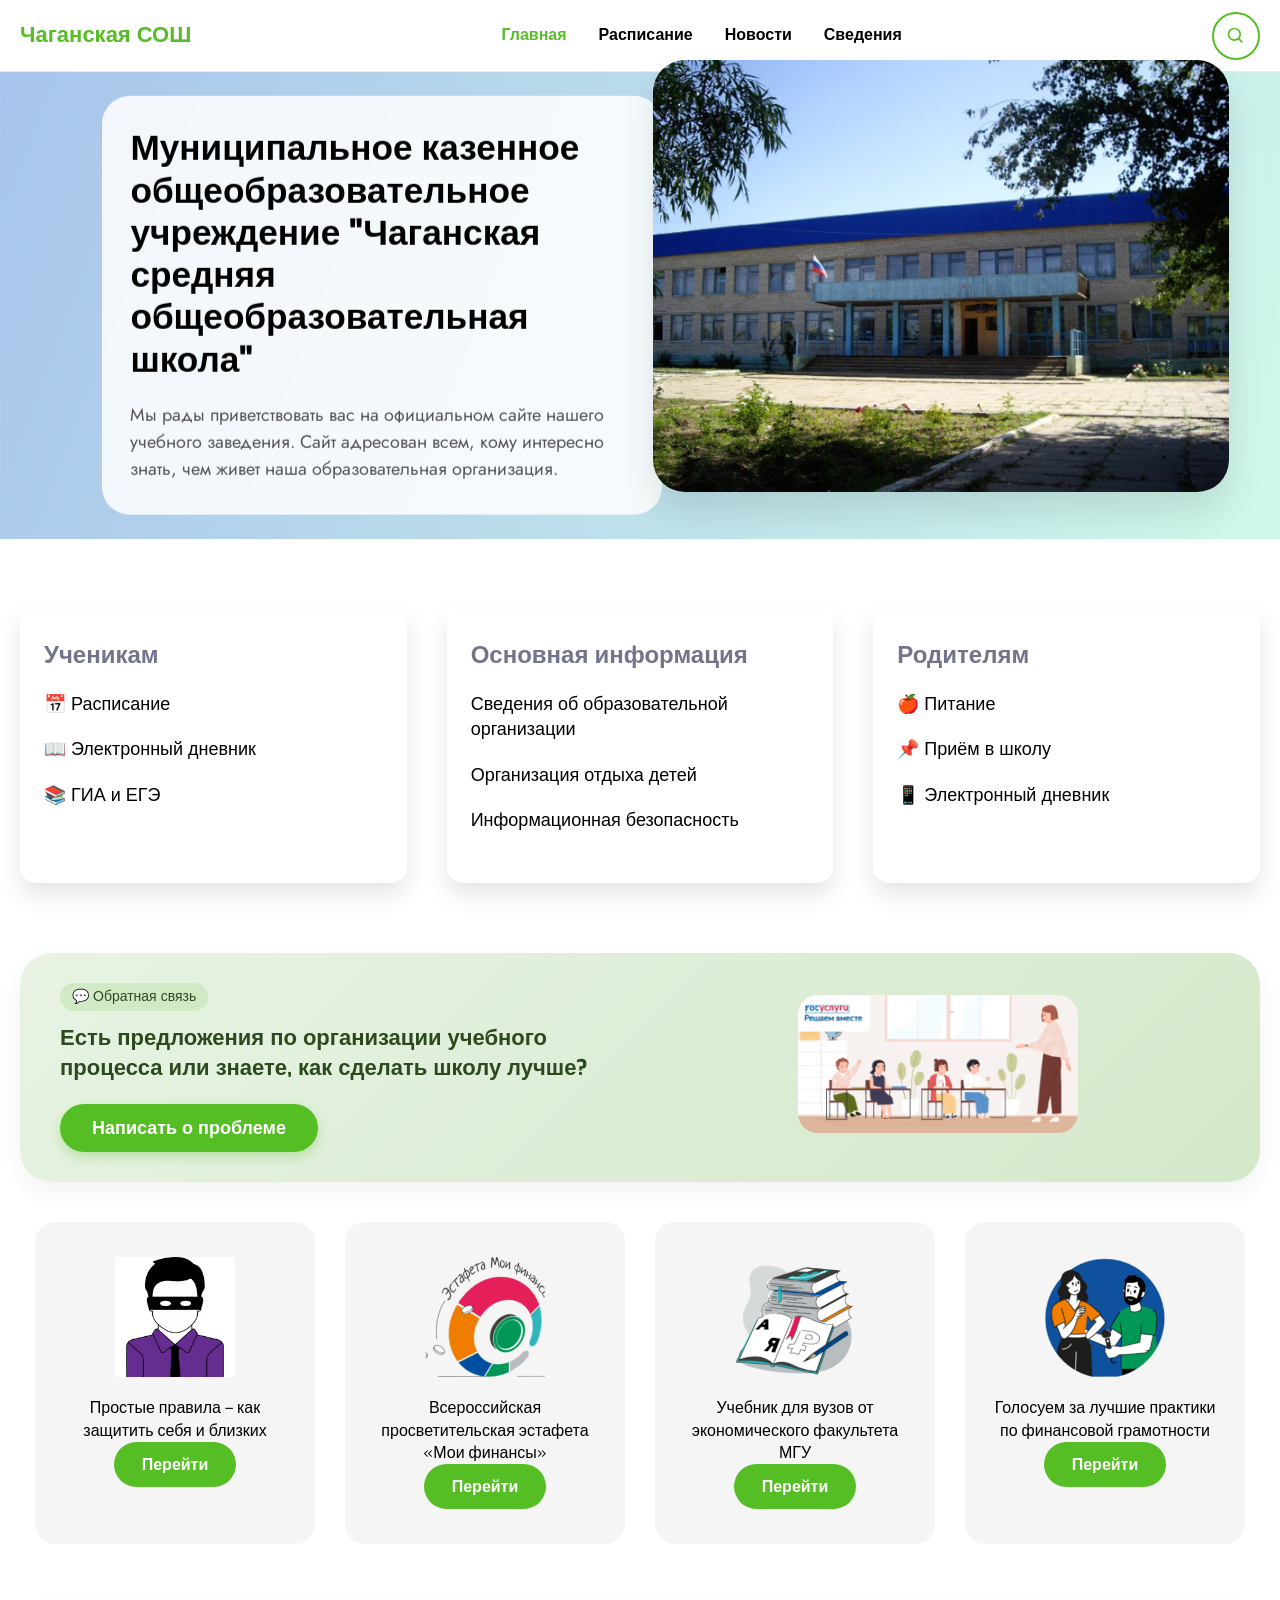
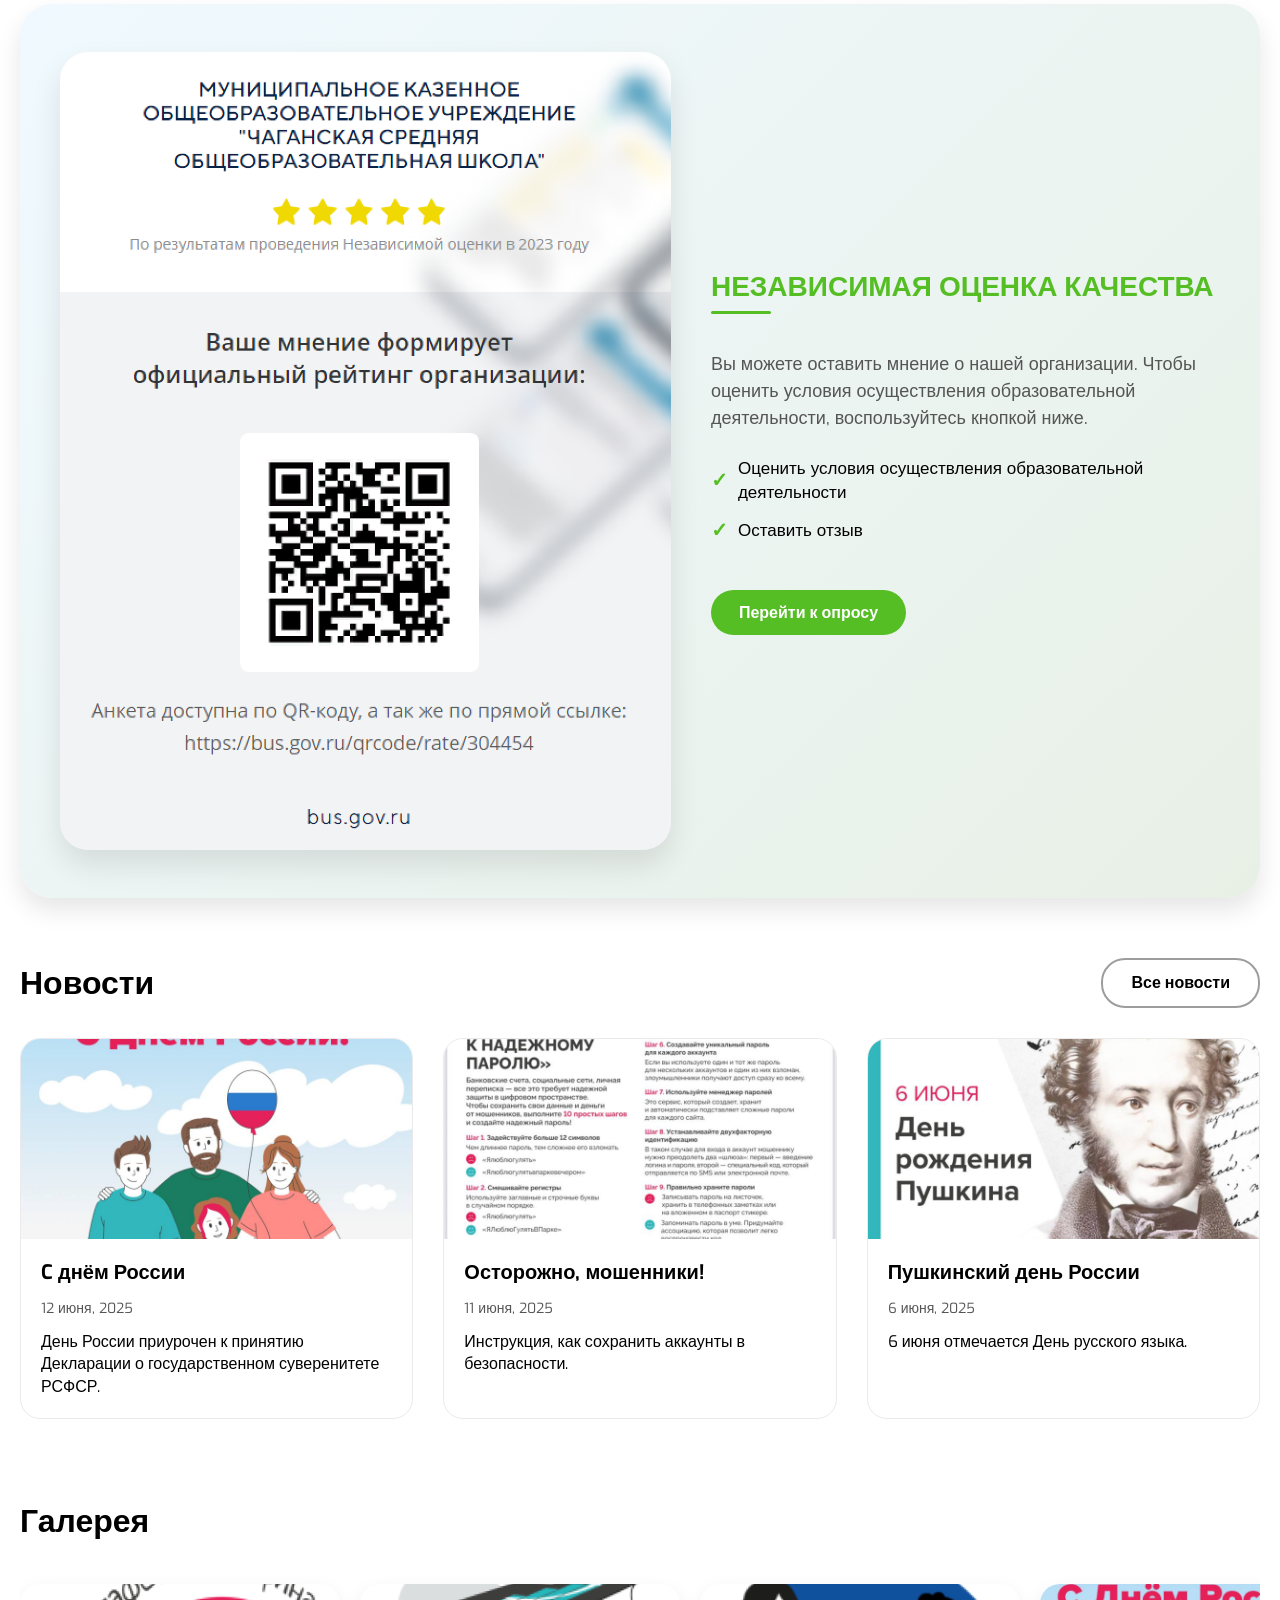
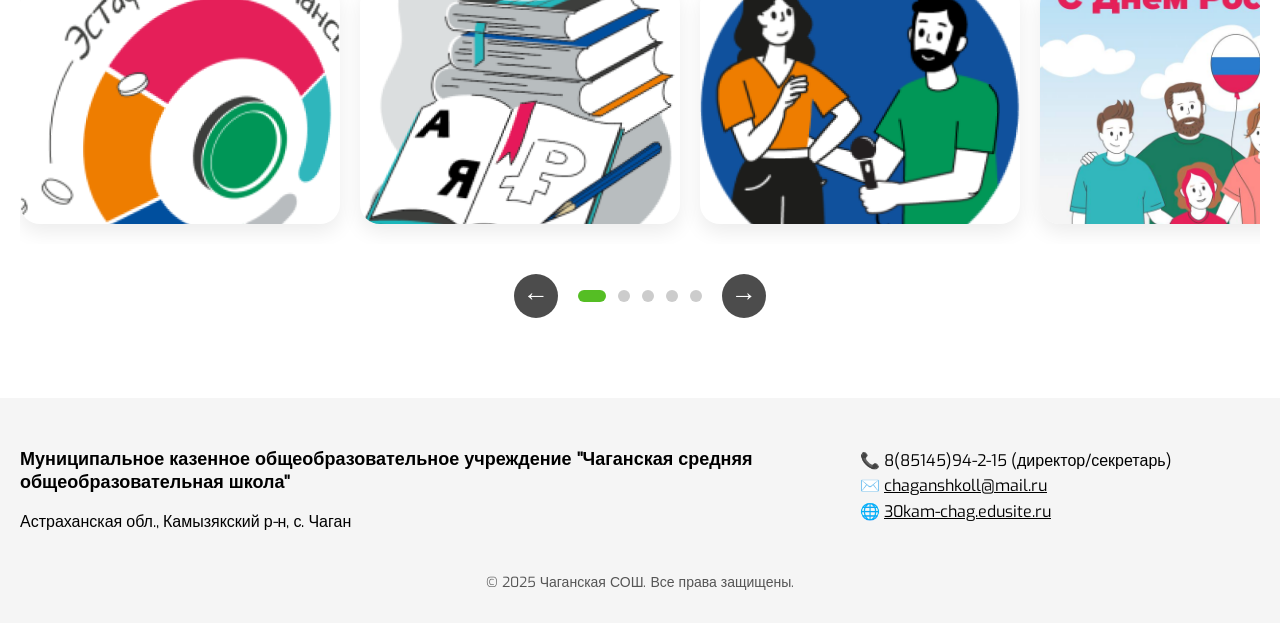
<file: index.html>
<!doctype html>
<html lang="ru">
  <head>
    <meta charset="UTF-8">
    <meta
      name="viewport"
      content="width=device-width, initial-scale=1.0, user-scalable=yes">
    <title>Чаганская СОШ | Официальный сайт</title>
    <link
      href="https://fonts.googleapis.com/css2?family=Exo:wght@500;600;700&family=Jost:wght@400;500;600;700&display=swap"
      rel="stylesheet">
    <link rel="stylesheet" href="styles.css">
    <style>
      /* ===== ДОПОЛНИТЕЛЬНЫЕ СТИЛИ ДЛЯ ГЛАВНОЙ ===== */
      .hero {
        position: relative;
        width: 100%;
        max-width: 1920px;
        margin: 0 auto;
        background: #eef4e9;
      }
      .hero-bg {
        width: 100%;
        height: auto;
      }
      .hero-content {
        position: absolute;
        top: 50%;
        left: 8%;
        transform: translateY(-50%);
        max-width: 560px;
        background: rgba(255, 255, 255, 0.85);
        backdrop-filter: blur(3px);
        padding: 32px 28px;
        border-radius: 28px;
      }
      .hero-title {
        font-size: 2.2rem;
        line-height: 1.2;
        font-weight: 700;
        margin-bottom: 20px;
      }
      .hero-text {
        font-size: var(--fs-18);
        color: var(--Dark-gray);
        font-family: "Jost", sans-serif;
        line-height: 1.5;
      }
      .hero-img {
        width: 45%;
        max-width: 640px;
        position: absolute;
        right: 4%;
        bottom: 10%;
        border-radius: 32px;
        object-fit: cover;
        box-shadow: 0 20px 35px rgba(0, 0, 0, 0.1);
      }
      .two-cols {
        display: flex;
        flex-wrap: wrap;
        justify-content: space-between;
        gap: 40px;
        margin: 70px 0;
      }
      .info-card {
        flex: 1;
        min-width: 280px;
        background: var(--White);
        box-shadow: var(--Shadow-XL);
        border-radius: 0 0 var(--br-16) var(--br-16);
        padding: 30px 24px;
      }
      .info-card h2 {
        font-size: 24px;
        margin-bottom: 20px;
        font-weight: 600;
        color: var(--System-Grey-Mid);
      }
      .info-card ul {
        list-style: none;
      }
      .info-card li {
        margin-bottom: 20px;
        font-size: 18px;
        font-weight: 500;
      }
      .info-card a {
        text-decoration: none;
        color: inherit;
        transition: color 0.2s;
      }
      .info-card a:hover {
        color: var(--Green);
        text-decoration: underline;
      }
      .promo-banner {
        background: linear-gradient(135deg, #e8f3e3 0%, #d4e8ca 100%);
        border-radius: 32px;
        display: flex;
        align-items: center;
        justify-content: space-between;
        flex-wrap: wrap;
        padding: 30px 40px;
        margin: 40px 0;
        gap: 30px;
        box-shadow: 0 10px 25px rgba(0, 0, 0, 0.05);
      }
      .promo-content {
        flex: 1;
        min-width: 260px;
      }
      .promo-badge {
        display: inline-block;
        background: rgba(85, 190, 36, 0.15);
        padding: 4px 12px;
        border-radius: 40px;
        font-size: 14px;
        margin-bottom: 12px;
        color: #2c4a1e;
      }
      .promo-text {
        font-size: 22px;
        font-weight: 700;
        line-height: 1.4;
        color: #2c4a1e;
        margin-bottom: 20px;
      }
      .promo-banner .green-btn {
        background: var(--Green);
        font-size: 18px;
        padding: 12px 32px;
        box-shadow: 0 5px 12px rgba(85, 190, 36, 0.3);
        transition: all 0.2s;
      }
      .promo-banner .green-btn:hover {
        transform: scale(1.02);
        background: #3d8a1a;
      }
      .promo-image {
        flex: 1;
        text-align: center;
        min-width: 200px;
      }
      .promo-image img {
        width: 100%;
        max-width: 280px;
        border-radius: 20px;
        object-fit: cover;
        display: inline-block;
      }
      .cards-grid {
        display: flex;
        flex-wrap: wrap;
        gap: 30px;
        justify-content: center;
        margin: 40px 0;
      }
      .card {
        background: var(--White-grey);
        border-radius: var(--br-20);
        padding: 35px 20px;
        text-align: center;
        width: 280px;
        transition: transform 0.2s;
      }
      .card:hover {
        transform: translateY(-5px);
      }
      .card img {
        width: 120px;
        margin: 0 auto 20px;
      }
      .rating-block {
        display: flex;
        flex-wrap: wrap;
        gap: 40px;
        background: linear-gradient(135deg, #f0f9ff 0%, #e8f0e6 100%);
        border-radius: 32px;
        padding: 48px 40px;
        margin: 60px 0;
        align-items: center;
        box-shadow: var(--Shadow-XL);
      }
      .rating-image {
        flex: 1.2;
        min-width: 260px;
        text-align: center;
      }
      .rating-image img {
        border-radius: 28px;
        box-shadow: 0 15px 30px rgba(0, 0, 0, 0.1);
        max-width: 100%;
      }
      .rating-content {
        flex: 1;
      }
      .rating-content h2 {
        font-size: 28px;
        font-weight: 800;
        color: var(--Green);
        margin-bottom: 20px;
        position: relative;
        display: inline-block;
      }
      .rating-content h2:after {
        content: "";
        position: absolute;
        bottom: -8px;
        left: 0;
        width: 60px;
        height: 3px;
        background: var(--Green);
        border-radius: 3px;
      }
      .rating-text {
        font-size: 18px;
        line-height: 1.5;
        color: var(--Dark-gray);
        margin: 25px 0;
      }
      .rating-list {
        list-style: none;
        margin: 20px 0;
      }
      .rating-list li {
        margin-bottom: 12px;
        font-size: 17px;
        display: flex;
        align-items: center;
        gap: 10px;
      }
      .rating-list li:before {
        content: "✓";
        color: var(--Green);
        font-weight: bold;
        font-size: 20px;
      }
      .news-grid {
        display: flex;
        flex-wrap: wrap;
        gap: 30px;
        margin-top: 30px;
      }
      .news-card {
        flex: 1;
        min-width: 280px;
        background: white;
        border: 1px solid var(--Light-grey);
        border-radius: var(--br-20);
        overflow: hidden;
        transition:
          transform 0.2s,
          box-shadow 0.2s;
      }
      .news-card:hover {
        transform: translateY(-4px);
        box-shadow: var(--Shadow-XL);
      }
      .news-card img {
        width: 100%;
        height: 200px;
        object-fit: cover;
      }
      .news-body {
        padding: 20px;
      }
      .news-title {
        font-size: 20px;
        font-weight: 700;
        margin-bottom: 12px;
      }
      .news-meta {
        font-size: 14px;
        color: var(--Dark-gray);
        margin: 12px 0;
      }
      .gallery-section {
        margin: 80px 0;
      }
      .gallery-header {
        display: flex;
        justify-content: space-between;
        align-items: center;
        flex-wrap: wrap;
        margin-bottom: 30px;
      }
      .gallery-title {
        font-size: 32px;
        font-weight: 700;
      }
      .gallery-track {
        display: flex;
        overflow-x: auto;
        scroll-behavior: smooth;
        gap: 20px;
        padding: 10px 2px 20px;
        scroll-snap-type: x mandatory;
      }
      .gallery-track::-webkit-scrollbar {
        height: 6px;
      }
      .gallery-track::-webkit-scrollbar-track {
        background: #eaeaea;
        border-radius: 10px;
      }
      .gallery-track::-webkit-scrollbar-thumb {
        background: var(--Green);
        border-radius: 10px;
      }
      .gallery-item {
        flex: 0 0 auto;
        width: 320px;
        scroll-snap-align: start;
        border-radius: 20px;
        overflow: hidden;
        box-shadow: 0 8px 20px rgba(0, 0, 0, 0.08);
      }
      .gallery-item img {
        width: 100%;
        height: 240px;
        object-fit: cover;
      }
      .gallery-controls {
        display: flex;
        align-items: center;
        justify-content: center;
        gap: 20px;
        margin-top: 30px;
      }
      .arrow-btn {
        background: rgba(0, 0, 0, 0.7);
        width: 44px;
        height: 44px;
        border-radius: 50%;
        display: inline-flex;
        align-items: center;
        justify-content: center;
        color: white;
        font-size: 26px;
        transition: 0.2s;
      }
      .arrow-btn:hover {
        background: var(--Green);
      }
      .dots {
        display: flex;
        gap: 12px;
        align-items: center;
      }
      .dot {
        width: 12px;
        height: 12px;
        background: #ccc;
        border-radius: 50%;
        cursor: pointer;
      }
      .dot.active {
        background: var(--Green);
        width: 28px;
        border-radius: 20px;
      }
      @media (max-width: 1024px) {
        .hero-content {
          position: relative;
          transform: none;
          left: 0;
          top: 0;
          width: 90%;
          margin: 20px auto;
        }
        .hero-img {
          position: relative;
          width: 90%;
          right: auto;
          margin: 20px auto;
        }
        .rating-block,
        .promo-banner {
          flex-direction: column;
          text-align: center;
        }
        .rating-content h2:after {
          left: 50%;
          transform: translateX(-50%);
        }
        .rating-list li {
          justify-content: center;
        }
        .promo-content {
          text-align: center;
        }
      }
      @media (max-width: 768px) {
        .hero-title {
          font-size: 1.6rem;
        }
        .two-cols {
          flex-direction: column;
        }
        .gallery-item {
          width: 260px;
        }
      }
    </style>
  </head>
  <body>
    <header class="header">
      <div class="header-inner">
        <div
          class="logo-text"
          style="font-size: 22px; font-weight: 700; color: #55be24"
        >
          Чаганская СОШ
        </div>
        <div class="nav-menu">
          <a href="index.html" class="nav-item">Главная</a>
          <a href="schedule.html" class="nav-item">Расписание</a>
          <a href="news.html" class="nav-item">Новости</a>
          <a href="sveden.html" class="nav-item">Сведения</a>
        </div>
        <button class="search-btn" aria-label="Поиск">
          <svg
            width="20"
            height="20"
            viewBox="0 0 24 24"
            fill="none"
            xmlns="http://www.w3.org/2000/svg"
          >
            <path
              d="M15.5 15.5L19 19M17 10C17 13.866 13.866 17 10 17C6.13401 17 3 13.866 3 10C3 6.13401 6.13401 3 10 3C13.866 3 17 6.13401 17 10Z"
              stroke="#55be24"
              stroke-width="2"
              stroke-linecap="round"
            />
          </svg>
        </button>
      </div>
    </header>

    <main>
      <div class="hero">
        <img class="hero-bg" src="./img/main/Image.svg" alt="школа фон">
        <div class="hero-overlay">
          <div class="hero-content">
            <h1 class="hero-title">
              Муниципальное казенное общеобразовательное учреждение "Чаганская
              средняя общеобразовательная школа"
            </h1>
            <div class="hero-text">
              Мы рады приветствовать вас на официальном сайте нашего учебного
              заведения. Сайт адресован всем, кому интересно знать, чем живет
              наша образовательная организация.
            </div>
          </div>
          <img
            class="hero-img"
            src="./img/main/image-11@2x.png"
            alt="ученики">
        </div>
      </div>

      <div class="container">
        <div class="two-cols">
          <div class="info-card">
            <h2>Ученикам</h2>
            <ul>
              <li><a href="#">📅 Расписание</a></li>
              <li><a href="#">📖 Электронный дневник</a></li>
              <li><a href="#">📚 ГИА и ЕГЭ</a></li>
            </ul>
          </div>
          <div class="info-card">
            <h2>Основная информация</h2>
            <ul>
              <li>
                <a href="sveden.html"
                  >Сведения об образовательной организации</a
                >
              </li>
              <li><a href="#">Организация отдыха детей</a></li>
              <li><a href="#">Информационная безопасность</a></li>
            </ul>
          </div>
          <div class="info-card">
            <h2>Родителям</h2>
            <ul>
              <li><a href="#">🍎 Питание</a></li>
              <li><a href="#">📌 Приём в школу</a></li>
              <li><a href="#">📱 Электронный дневник</a></li>
            </ul>
          </div>
        </div>

        <div class="promo-banner">
          <div class="promo-content">
            <div class="promo-badge">💬 Обратная связь</div>
            <div class="promo-text">
              Есть предложения по организации учебного процесса или знаете, как
              сделать школу лучше?
            </div>
            <button class="green-btn">Написать о проблеме</button>
          </div>
          <div class="promo-image">
            <img src="img/main/image-15@2x.png" alt="совет">
          </div>
        </div>

        <div class="cards-grid">
          <div class="card">
            <img src="./img/main/image-13@2x.png" alt="">
            <p>Простые правила – как защитить себя и близких</p>
            <button class="green-btn">Перейти</button>
          </div>
          <div class="card">
            <img src="./img/main/image1@2x.png" alt="">
            <p>Всероссийская просветительская эстафета «Мои финансы»</p>
            <button class="green-btn">Перейти</button>
          </div>
          <div class="card">
            <img src="./img/main/image2@2x.png" alt="">
            <p>Учебник для вузов от экономического факультета МГУ</p>
            <button class="green-btn">Перейти</button>
          </div>
          <div class="card">
            <img src="./img/main/image3@2x.png" alt="">
            <p>Голосуем за лучшие практики по финансовой грамотности</p>
            <button class="green-btn">Перейти</button>
          </div>
        </div>

        <div class="rating-block">
          <div class="rating-image">
            <img
              src="./img/main/image-14@2x.png"
              alt="Независимая оценка качества">
          </div>
          <div class="rating-content">
            <h2>НЕЗАВИСИМАЯ ОЦЕНКА КАЧЕСТВА</h2>
            <div class="rating-text">
              Вы можете оставить мнение о нашей организации. Чтобы оценить
              условия осуществления образовательной деятельности, воспользуйтесь
              кнопкой ниже.
            </div>
            <ul class="rating-list">
              <li>
                Оценить условия осуществления образовательной деятельности
              </li>
              <li>Оставить отзыв</li>
            </ul>
            <button class="green-btn" style="margin-top: 25px">
              Перейти к опросу
            </button>
          </div>
        </div>

        <div>
          <div class="gallery-header">
            <h2 class="gallery-title">Новости</h2>
            <a
              href="news.html"
              class="green-btn"
              style="
                background: transparent;
                border: 2px solid var(--Grey);
                color: #000;
              "
              >Все новости</a
            >
          </div>
          <div class="news-grid">
            <div class="news-card">
              <img src="./img/main/image4@2x.png" alt="">
              <div class="news-body">
                <div class="news-title">C днём России</div>
                <div class="news-meta">12 июня, 2025</div>
                <p>
                  День России приурочен к принятию Декларации о государственном
                  суверенитете РСФСР.
                </p>
              </div>
            </div>
            <div class="news-card">
              <img src="./img/main/image5@2x.png" alt="">
              <div class="news-body">
                <div class="news-title">Осторожно, мошенники!</div>
                <div class="news-meta">11 июня, 2025</div>
                <p>Инструкция, как сохранить аккаунты в безопасности.</p>
              </div>
            </div>
            <div class="news-card">
              <img src="./img/main/image6@2x.png" alt="">
              <div class="news-body">
                <div class="news-title">Пушкинский день России</div>
                <div class="news-meta">6 июня, 2025</div>
                <p>6 июня отмечается День русского языка.</p>
              </div>
            </div>
          </div>
        </div>

        <div class="gallery-section">
          <div class="gallery-header">
            <h2 class="gallery-title">Галерея</h2>
            <div></div>
          </div>
          <div class="gallery-container">
            <div class="gallery-track" id="galleryTrack">
              <div class="gallery-item">
                <img src="./img/main/image1@2x.png" alt="фото 1">
              </div>
              <div class="gallery-item">
                <img src="./img/main/image2@2x.png" alt="фото 2">
              </div>
              <div class="gallery-item">
                <img src="./img/main/image3@2x.png" alt="фото 3">
              </div>
              <div class="gallery-item">
                <img src="./img/main/image4@2x.png" alt="фото 4">
              </div>
              <div class="gallery-item">
                <img src="./img/main/image5@2x.png" alt="фото 5">
              </div>
            </div>
          </div>
          <div class="gallery-controls">
            <button class="arrow-btn" id="prevBtn">←</button>
            <div class="dots" id="dotsContainer"></div>
            <button class="arrow-btn" id="nextBtn">→</button>
          </div>
        </div>
      </div>
    </main>

    <footer class="footer">
      <div class="container footer-inner">
        <div class="footer-about">
          <p>
            Муниципальное казенное общеобразовательное учреждение "Чаганская
            средняя общеобразовательная школа"
          </p>
          <div>Астраханская обл., Камызякский р-н, с. Чаган</div>
        </div>
        <div class="footer-contacts">
          <div>📞 8(85145)94-2-15 (директор/секретарь)</div>
          <div>
            ✉️ <a href="mailto:chaganshkoll@mail.ru">chaganshkoll@mail.ru</a>
          </div>
          <div>
            🌐
            <a href="https://30kam-chag.edusite.ru/" target="_blank"
              >30kam-chag.edusite.ru</a
            >
          </div>
        </div>
      </div>
      <div class="copyright">© 2025 Чаганская СОШ. Все права защищены.</div>
    </footer>

    <script src="script.js"></script>
  </body>
</html>
</file>
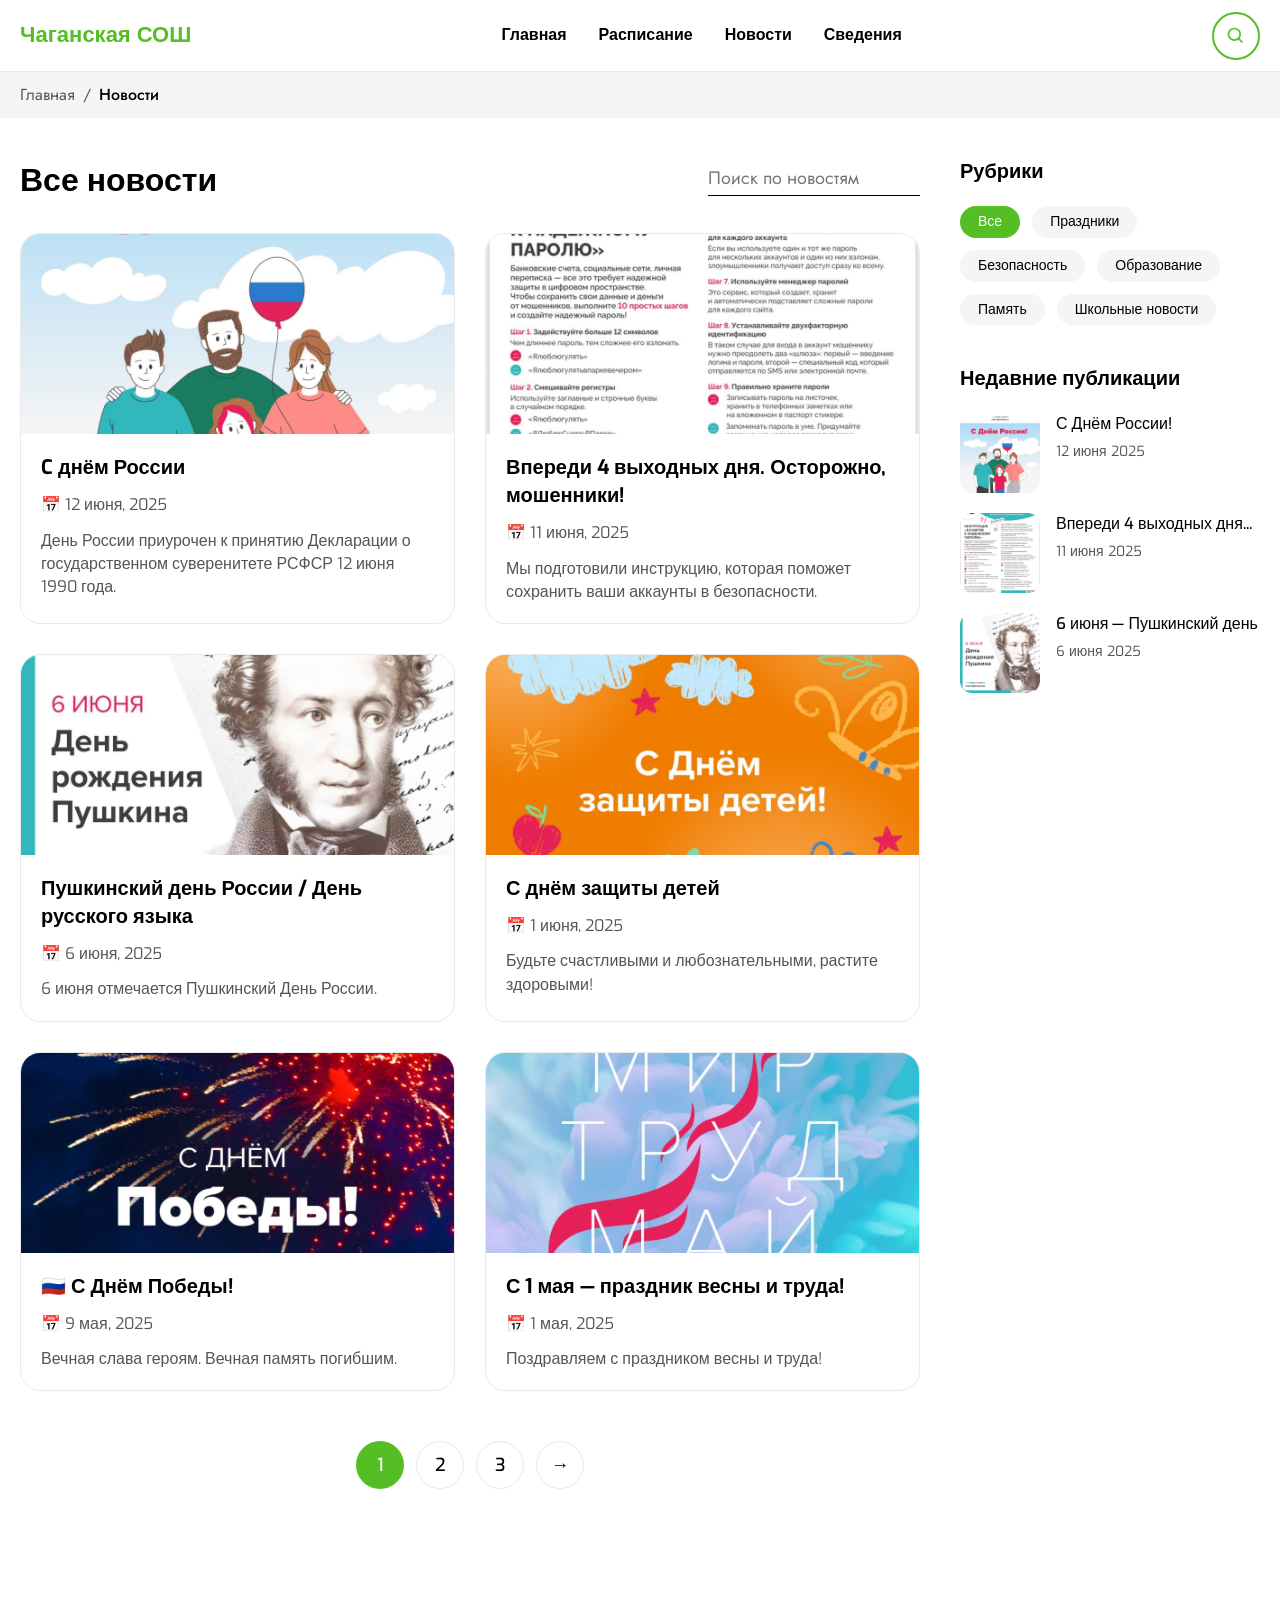
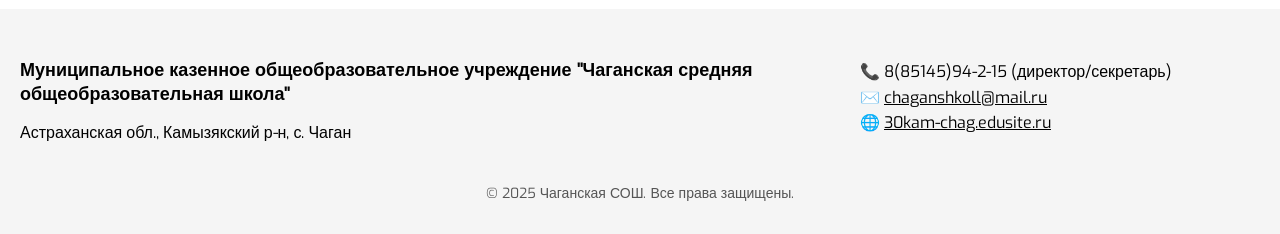
<file: news.html>
<!DOCTYPE html>
<html lang="ru">
<head>
  <meta charset="UTF-8">
  <meta name="viewport" content="width=device-width, initial-scale=1.0, user-scalable=yes">
  <title>Чаганская СОШ — Новости</title>
  <link href="https://fonts.googleapis.com/css2?family=Exo:wght@500;600;700&family=Jost:wght@400;500;600;700&display=swap" rel="stylesheet">
  <link rel="stylesheet" href="styles.css">
  <style>
    .main-listing { padding: 40px 0 60px; }
    .listing-grid { display: flex; gap: 40px; flex-wrap: wrap; }
    .content-area { flex: 3; min-width: 280px; }
    .sidebar { flex: 1; min-width: 260px; }
    .news-header { display: flex; justify-content: space-between; align-items: center; flex-wrap: wrap; gap: 20px; margin-bottom: 30px; }
    .news-header h1 { font-size: var(--fs-32); font-weight: 700; }
    .search-filter { display: flex; align-items: center; gap: 12px; border-bottom: 1px solid var(--Black); padding-bottom: 4px; }
    .search-filter input { border: none; outline: none; font-size: var(--fs-18); font-family: 'Jost', sans-serif; background: transparent; width: 200px; }
    .news-grid { display: grid; grid-template-columns: repeat(auto-fill, minmax(300px, 1fr)); gap: 30px; margin-bottom: 50px; }
    .news-card { border: 1px solid var(--Light-grey); border-radius: var(--br-20); overflow: hidden; background: var(--White); transition: transform 0.2s, box-shadow 0.2s; }
    .news-card:hover { transform: translateY(-4px); box-shadow: var(--Shadow-XL); }
    .news-card img { width: 100%; height: 200px; object-fit: cover; }
    .news-card-content { padding: 20px; display: flex; flex-direction: column; gap: 12px; }
    .news-title { font-size: var(--fs-20); font-weight: 700; font-family: 'Exo', sans-serif; }
    .news-meta { font-size: var(--fs-16); color: var(--Dark-gray); }
    .news-excerpt { font-size: var(--fs-16); line-height: 1.45; color: var(--Dark-gray); }
    .news-card.hidden { display: none; }
    .pagination { display: flex; justify-content: center; gap: 12px; margin-top: 20px; }
    .page-btn { width: 48px; height: 48px; border-radius: 24px; border: 1px solid var(--Light-grey); background: var(--White); font-size: var(--fs-18); font-weight: 500; }
    .page-btn.active { background: var(--Green); color: white; border: none; }
    .sidebar-section { margin-bottom: 40px; }
    .sidebar-title { font-size: var(--fs-20); font-weight: 700; margin-bottom: 20px; }
    .recent-list { display: flex; flex-direction: column; gap: 20px; }
    .recent-item { display: flex; gap: 16px; align-items: flex-start; cursor: pointer; transition: opacity 0.2s; }
    .recent-item:hover { opacity: 0.7; }
    .recent-item img { width: 80px; height: 80px; border-radius: var(--br-12); object-fit: cover; }
    .recent-text p { font-weight: 500; line-height: 1.4; margin-bottom: 6px; }
    .recent-date { font-size: 14px; color: var(--Dark-gray); }
    .category-list { display: flex; flex-wrap: wrap; gap: 12px; }
    .category-chip { padding: 6px 18px; background: var(--White-grey); border-radius: 30px; font-size: 14px; cursor: pointer; transition: all 0.2s; }
    .category-chip:hover, .category-chip.active { background: var(--Green); color: white; }
    .no-results { text-align: center; padding: 40px; font-size: 18px; color: var(--Dark-gray); grid-column: 1 / -1; }
    @media (max-width: 1024px) { .listing-grid { flex-direction: column; } .sidebar { order: 2; } }
    @media (max-width: 768px) { .news-header { flex-direction: column; align-items: stretch; } .search-filter input { width: 100%; } .news-grid { grid-template-columns: 1fr; } }
  </style>
</head>
<body>
  <header class="header">
    <div class="header-inner">
      <div class="logo-text" style="font-size: 22px; font-weight: 700; color: #55be24;">Чаганская СОШ</div>
      <div class="nav-menu">
        <a href="index.html" class="nav-item">Главная</a>
        <a href="schedule.html" class="nav-item">Расписание</a>
        <a href="news.html" class="nav-item">Новости</a>
        <a href="sveden.html" class="nav-item">Сведения</a>
      </div>
      <button class="search-btn" aria-label="Поиск">
        <svg width="20" height="20" viewBox="0 0 24 24" fill="none" xmlns="http://www.w3.org/2000/svg">
          <path d="M15.5 15.5L19 19M17 10C17 13.866 13.866 17 10 17C6.13401 17 3 13.866 3 10C3 6.13401 6.13401 3 10 3C13.866 3 17 6.13401 17 10Z" stroke="#55be24" stroke-width="2" stroke-linecap="round"/>
        </svg>
      </button>
    </div>
  </header>

  <div class="breadcrumb">
    <div class="breadcrumb-inner"><span>Главная</span><span>/</span><span class="breadcrumb-current">Новости</span></div>
  </div>

  <main class="main-listing">
    <div class="container">
      <div class="listing-grid">
        <div class="content-area">
          <div class="news-header"><h1>Все новости</h1><div class="search-filter"><input type="text" placeholder="Поиск по новостям" id="searchInput"><span></span></div></div>
          <div class="news-grid" id="newsGrid">
            <div class="news-card" data-categories="праздники школа"><img src="img/news/image@2x.png" alt=""><div class="news-card-content"><div class="news-title">C днём России</div><div class="news-meta">📅 12 июня, 2025</div><div class="news-excerpt">День России приурочен к принятию Декларации о государственном суверенитете РСФСР 12 июня 1990 года.</div></div></div>
            <div class="news-card" data-categories="безопасность"><img src="img/news/image1@2x.png" alt=""><div class="news-card-content"><div class="news-title">Впереди 4 выходных дня. Осторожно, мошенники!</div><div class="news-meta">📅 11 июня, 2025</div><div class="news-excerpt">Мы подготовили инструкцию, которая поможет сохранить ваши аккаунты в безопасности.</div></div></div>
            <div class="news-card" data-categories="праздники образование"><img src="img/news/image2@2x.png" alt=""><div class="news-card-content"><div class="news-title">Пушкинский день России / День русского языка</div><div class="news-meta">📅 6 июня, 2025</div><div class="news-excerpt">6 июня отмечается Пушкинский День России.</div></div></div>
            <div class="news-card" data-categories="праздники дети"><img src="img/news/image3@2x.png" alt=""><div class="news-card-content"><div class="news-title">С днём защиты детей</div><div class="news-meta">📅 1 июня, 2025</div><div class="news-excerpt">Будьте счастливыми и любознательными, растите здоровыми!</div></div></div>
            <div class="news-card" data-categories="праздники память"><img src="img/news/image4@2x.png" alt=""><div class="news-card-content"><div class="news-title">🇷🇺 С Днём Победы!</div><div class="news-meta">📅 9 мая, 2025</div><div class="news-excerpt">Вечная слава героям. Вечная память погибшим.</div></div></div>
            <div class="news-card" data-categories="праздники труд"><img src="img/news/image5@2x.png" alt=""><div class="news-card-content"><div class="news-title">С 1 мая — праздник весны и труда!</div><div class="news-meta">📅 1 мая, 2025</div><div class="news-excerpt">Поздравляем с праздником весны и труда!</div></div></div>
          </div>
          <div class="pagination" id="pagination"><button class="page-btn active">1</button><button class="page-btn">2</button><button class="page-btn">3</button><button class="page-btn">→</button></div>
        </div>
        <aside class="sidebar">
          <div class="sidebar-section"><h3 class="sidebar-title">Рубрики</h3><div class="category-list" id="categoryList"><span class="category-chip active" data-cat="all">Все</span><span class="category-chip" data-cat="праздники">Праздники</span><span class="category-chip" data-cat="безопасность">Безопасность</span><span class="category-chip" data-cat="образование">Образование</span><span class="category-chip" data-cat="память">Память</span><span class="category-chip" data-cat="школа">Школьные новости</span></div></div>
          <div class="sidebar-section"><h3 class="sidebar-title">Недавние публикации</h3><div class="recent-list" id="recentList"><div class="recent-item" data-news-id="0"><img src="img/news/image6@2x.png" alt=""><div class="recent-text"><p>С Днём России!</p><div class="recent-date">12 июня 2025</div></div></div><div class="recent-item" data-news-id="1"><img src="img/news/image7@2x.png" alt=""><div class="recent-text"><p>Впереди 4 выходных дня...</p><div class="recent-date">11 июня 2025</div></div></div><div class="recent-item" data-news-id="2"><img src="img/news/image8@2x.png" alt=""><div class="recent-text"><p>6 июня — Пушкинский день</p><div class="recent-date">6 июня 2025</div></div></div></div></div>
        </aside>
      </div>
    </div>
  </main>

  <footer class="footer">
    <div class="container footer-inner">
      <div class="footer-about"><p>Муниципальное казенное общеобразовательное учреждение "Чаганская средняя общеобразовательная школа"</p><div>Астраханская обл., Камызякский р-н, с. Чаган</div></div>
      <div class="footer-contacts"><div>📞 8(85145)94-2-15 (директор/секретарь)</div><div>✉️ <a href="mailto:chaganshkoll@mail.ru">chaganshkoll@mail.ru</a></div><div>🌐 <a href="https://30kam-chag.edusite.ru/" target="_blank">30kam-chag.edusite.ru</a></div></div>
    </div>
    <div class="copyright">© 2025 Чаганская СОШ. Все права защищены.</div>
  </footer>

  <script>
    const searchInput = document.getElementById('searchInput');
    const categoryChips = document.querySelectorAll('.category-chip');
    const recentItems = document.querySelectorAll('.recent-item');
    let currentCategory = 'all';
    let currentSearch = '';

    function filterNews() {
      const cards = document.querySelectorAll('.news-card');
      let hasVisible = false;
      cards.forEach(card => {
        const categories = card.getAttribute('data-categories')?.toLowerCase() || '';
        const title = card.querySelector('.news-title')?.innerText.toLowerCase() || '';
        const excerpt = card.querySelector('.news-excerpt')?.innerText.toLowerCase() || '';
        let categoryMatch = (currentCategory === 'all') || categories.includes(currentCategory);
        let searchMatch = (currentSearch === '') || title.includes(currentSearch) || excerpt.includes(currentSearch);
        if (categoryMatch && searchMatch) { card.classList.remove('hidden'); hasVisible = true; }
        else { card.classList.add('hidden'); }
      });
      let noResultsMsg = document.querySelector('.no-results');
      if (!hasVisible) { if (!noResultsMsg) { const msgDiv = document.createElement('div'); msgDiv.className = 'no-results'; msgDiv.innerText = '😕 Ничего не найдено.'; document.getElementById('newsGrid').appendChild(msgDiv); } }
      else { if (noResultsMsg) noResultsMsg.remove(); }
    }

    if (searchInput) { searchInput.addEventListener('input', (e) => { currentSearch = e.target.value.trim().toLowerCase(); filterNews(); }); }
    categoryChips.forEach(chip => { chip.addEventListener('click', () => { const cat = chip.getAttribute('data-cat'); currentCategory = cat || 'all'; categoryChips.forEach(c => c.classList.remove('active')); chip.classList.add('active'); filterNews(); }); });
    recentItems.forEach(item => { item.addEventListener('click', () => { const newsId = item.getAttribute('data-news-id'); if (newsId !== null) { const targetCard = document.querySelectorAll('.news-card')[parseInt(newsId)]; if (targetCard) { currentCategory = 'all'; currentSearch = ''; if (searchInput) searchInput.value = ''; categoryChips.forEach(c => c.classList.remove('active')); document.querySelector('.category-chip[data-cat="all"]')?.classList.add('active'); filterNews(); targetCard.scrollIntoView({ behavior: 'smooth', block: 'center' }); targetCard.style.backgroundColor = '#f0f7ea'; setTimeout(() => targetCard.style.backgroundColor = '', 1200); } else { alert('Новость недоступна'); } } }); });
    filterNews();
    document.querySelectorAll('.page-btn').forEach(btn => { btn.addEventListener('click', function() { if (this.innerText === '→') return; document.querySelectorAll('.page-btn').forEach(b => b.classList.remove('active')); this.classList.add('active'); window.scrollTo({ top: 0, behavior: 'smooth' }); }); });
  </script>
</body>
</html>
</file>
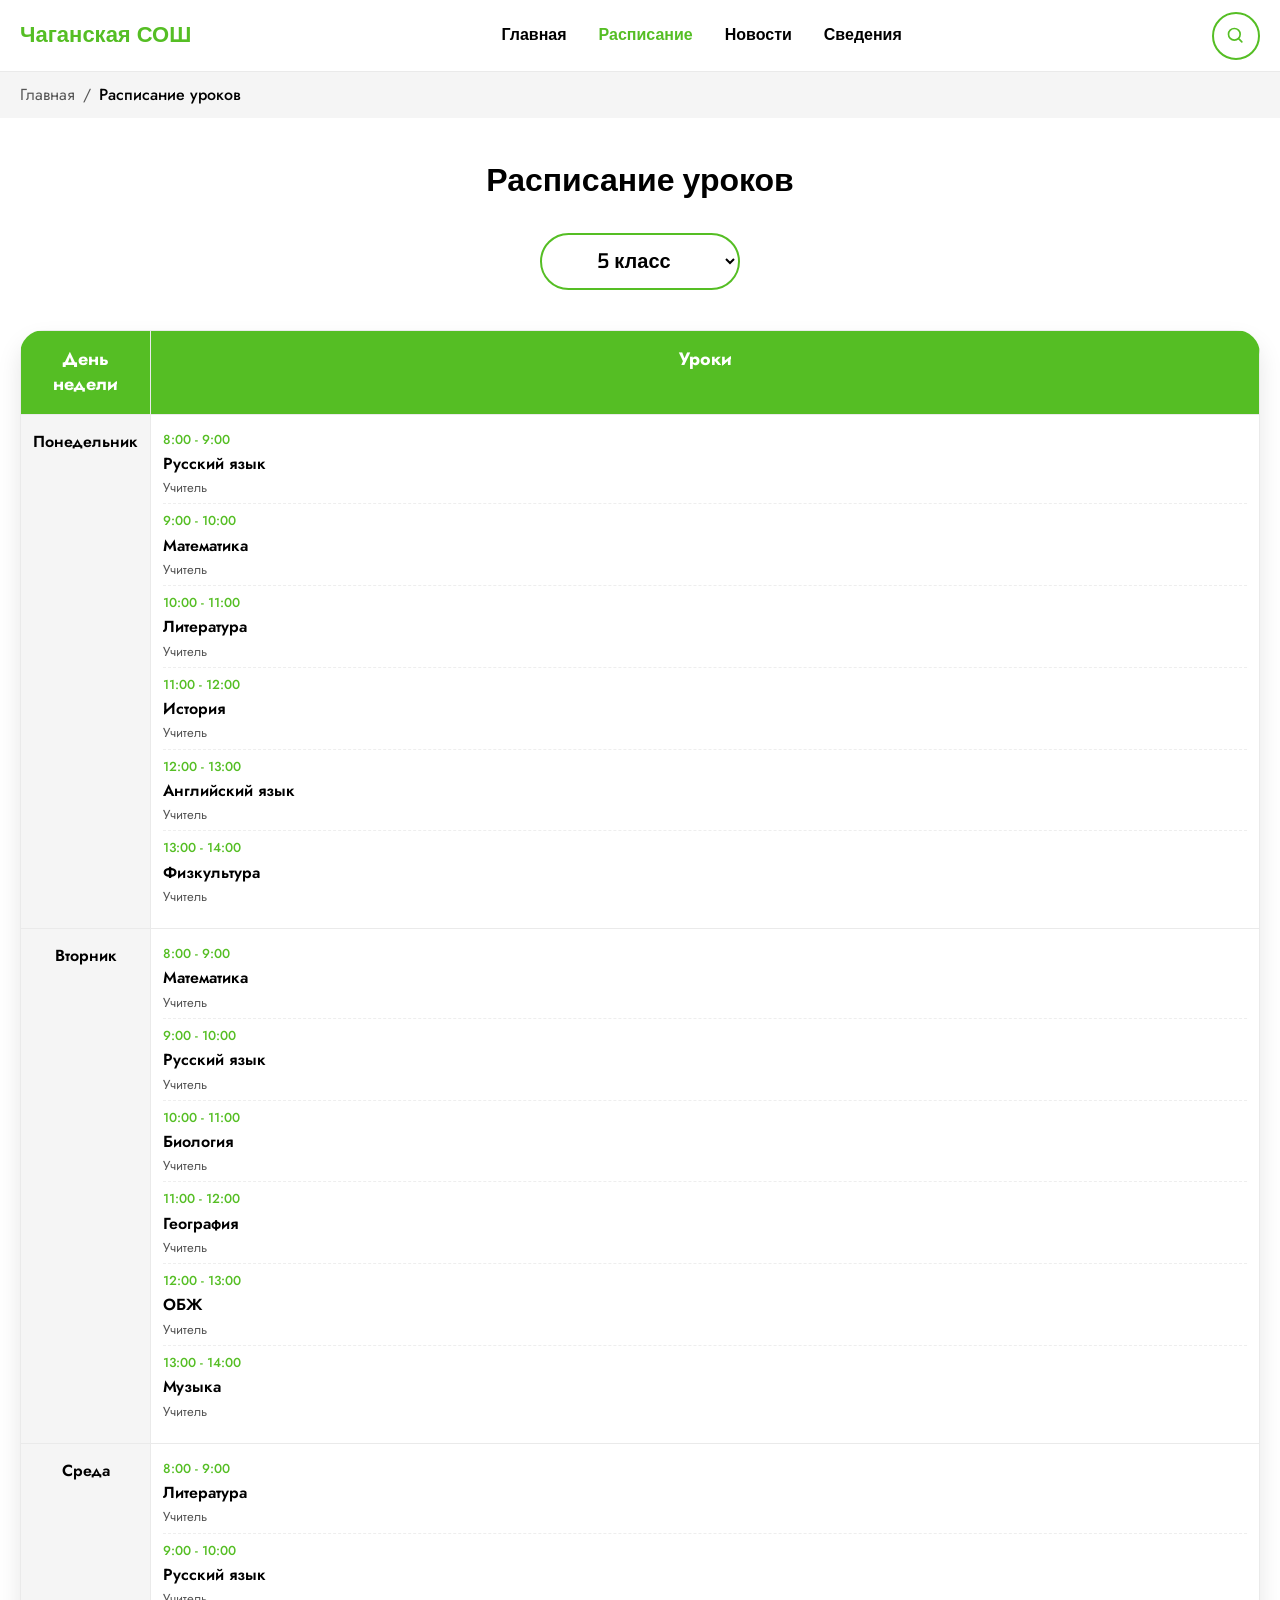
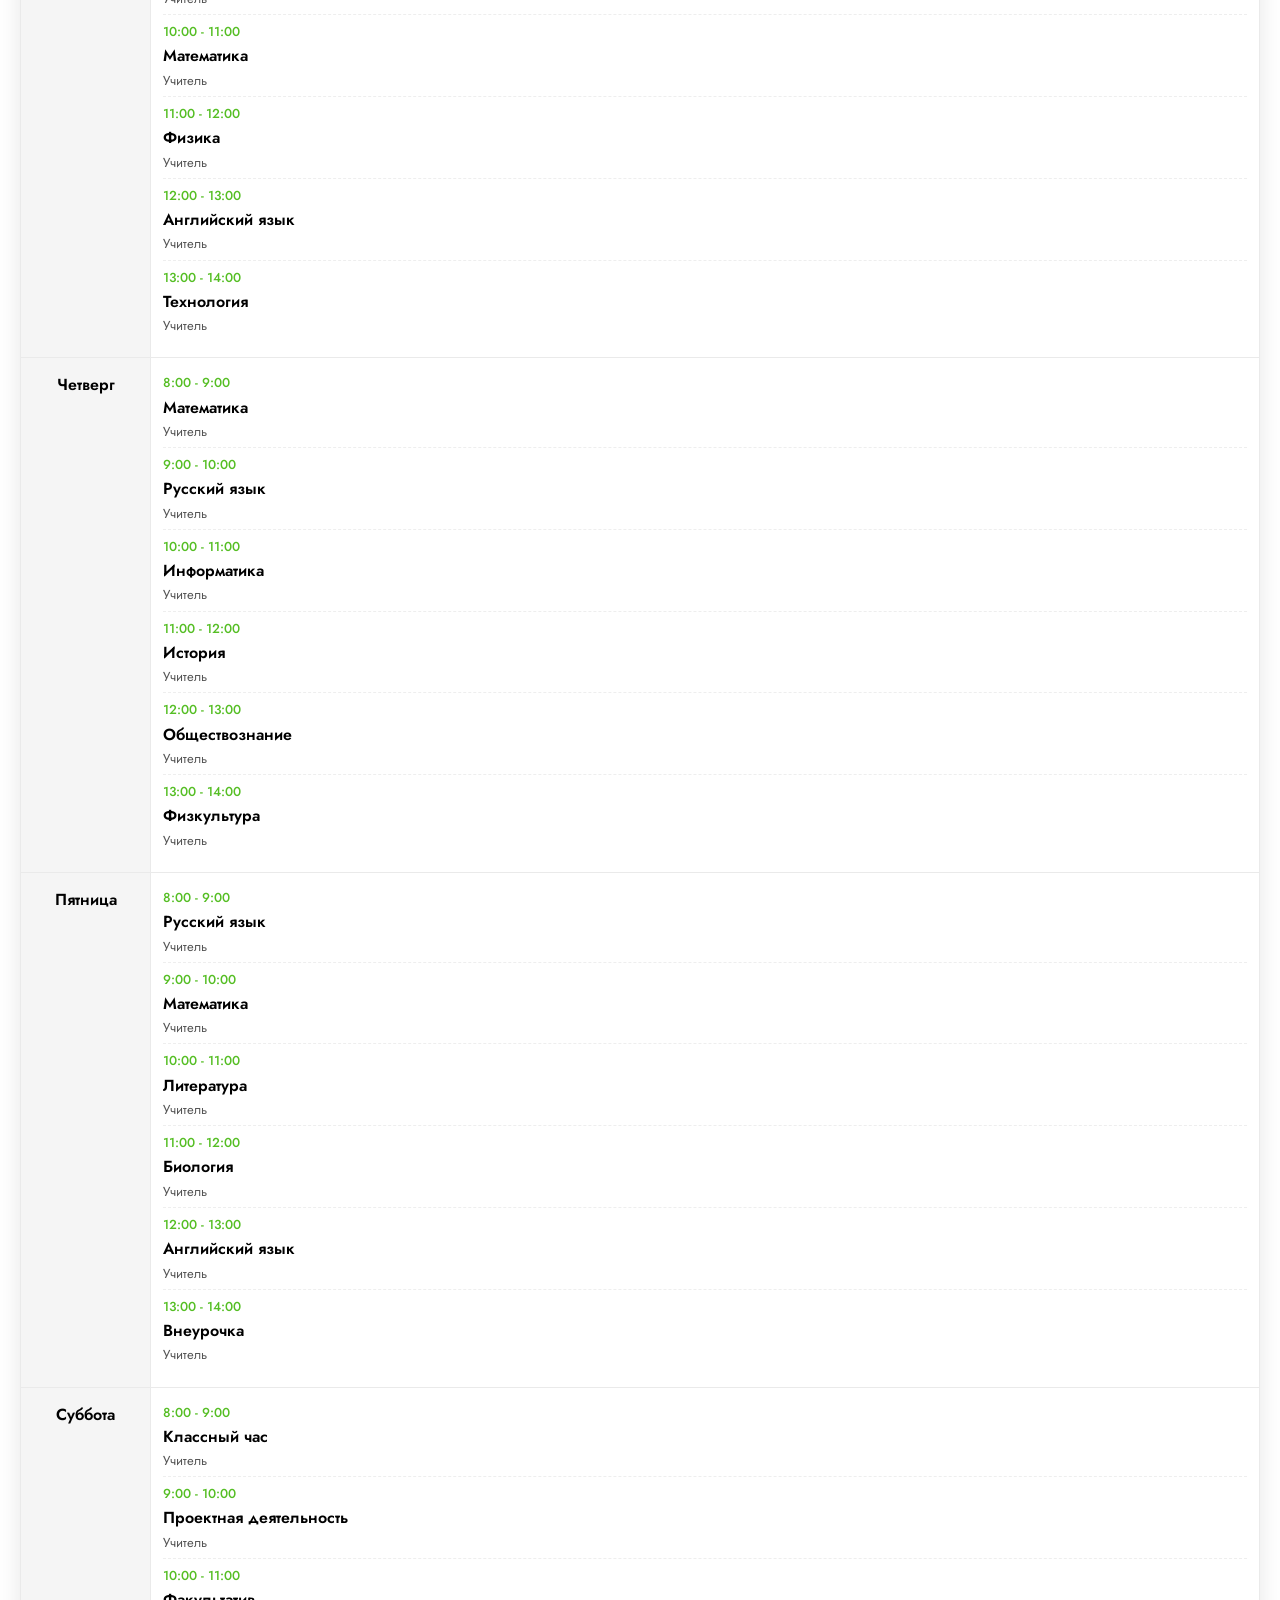
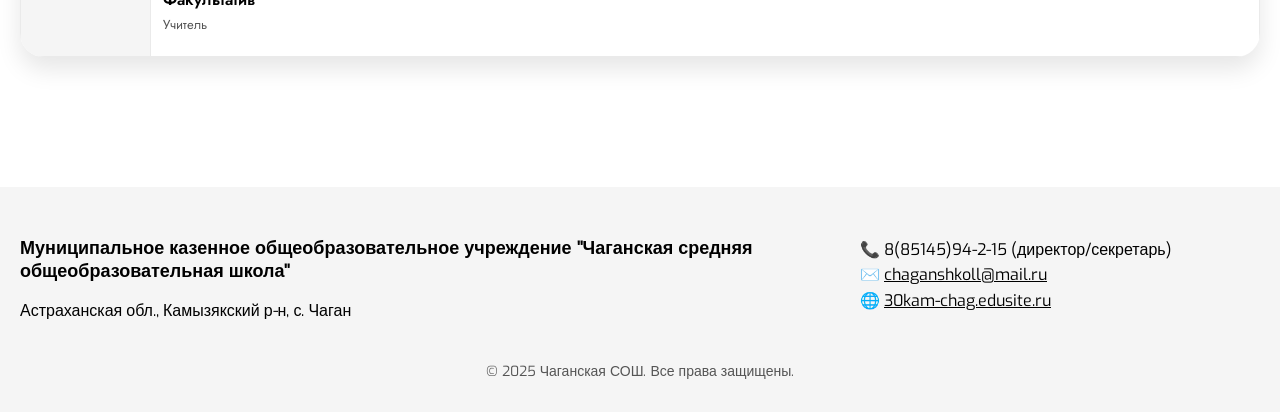
<file: schedule.html>
<!DOCTYPE html>
<html lang="ru">
<head>
  <meta charset="UTF-8">
  <meta name="viewport" content="width=device-width, initial-scale=1.0, user-scalable=yes">
  <title>Чаганская СОШ — Расписание уроков</title>
  <link href="https://fonts.googleapis.com/css2?family=Exo:wght@500;600;700&family=Jost:wght@400;500;600;700&display=swap" rel="stylesheet">
  <link rel="stylesheet" href="styles.css">
  <style>
    .schedule-main {
      padding: 40px 0 70px;
    }
    .schedule-main h1 {
      font-size: 32px;
      font-weight: 700;
      text-align: center;
      margin-bottom: 30px;
    }
    .class-selector-block {
      display: flex;
      justify-content: center;
      margin-bottom: 40px;
    }
    .class-dropdown {
      background: var(--White);
      border: 2px solid var(--Green);
      border-radius: 60px;
      padding: 12px 24px;
      font-size: 20px;
      font-weight: 600;
      font-family: 'Exo', sans-serif;
      color: var(--Black);
      cursor: pointer;
      outline: none;
      transition: all 0.2s;
      min-width: 200px;
      text-align: center;
    }
    .class-dropdown:hover {
      background: var(--Green);
      color: white;
    }
    .schedule-table-container {
      overflow-x: auto;
      border-radius: 24px;
      box-shadow: var(--Shadow-XL);
      background: white;
    }
    .schedule-table {
      width: 100%;
      border-collapse: collapse;
      font-family: 'Jost', sans-serif;
      min-width: 600px;
    }
    .schedule-table th,
    .schedule-table td {
      border: 1px solid var(--Light-grey);
      padding: 16px 12px;
      text-align: left;
      vertical-align: top;
    }
    .schedule-table th {
      background: var(--Green);
      color: white;
      font-weight: 700;
      font-size: 18px;
      text-align: center;
    }
    .schedule-table td:first-child {
      background: var(--White-grey);
      font-weight: 600;
      width: 120px;
      text-align: center;
    }
    .lesson-item {
      margin-bottom: 8px;
      padding-bottom: 6px;
      border-bottom: 1px dashed #eee;
    }
    .lesson-item:last-child {
      border-bottom: none;
      margin-bottom: 0;
    }
    .lesson-time {
      font-size: 13px;
      color: var(--Green);
      font-weight: 500;
    }
    .lesson-name {
      font-weight: 600;
      margin: 4px 0;
    }
    .lesson-teacher {
      font-size: 13px;
      color: var(--Dark-gray);
    }
    .no-lesson {
      color: var(--Grey);
      font-style: italic;
    }
    @media (max-width: 768px) {
      .schedule-table th,
      .schedule-table td {
        padding: 10px 8px;
        font-size: 14px;
      }
      .schedule-table td:first-child {
        width: 90px;
      }
    }
  </style>
</head>
<body>
  <header class="header">
    <div class="header-inner">
      <div class="logo-text" style="font-size: 22px; font-weight: 700; color: #55be24;">Чаганская СОШ</div>
      <div class="nav-menu">
        <a href="index.html" class="nav-item">Главная</a>
        <a href="schedule.html" class="nav-item active">Расписание</a>
        <a href="news.html" class="nav-item">Новости</a>
        <a href="sveden.html" class="nav-item">Сведения</a>
      </div>
      <button class="search-btn" aria-label="Поиск">
        <svg width="20" height="20" viewBox="0 0 24 24" fill="none" xmlns="http://www.w3.org/2000/svg">
          <path d="M15.5 15.5L19 19M17 10C17 13.866 13.866 17 10 17C6.13401 17 3 13.866 3 10C3 6.13401 6.13401 3 10 3C13.866 3 17 6.13401 17 10Z" stroke="#55be24" stroke-width="2" stroke-linecap="round"/>
        </svg>
      </button>
    </div>
  </header>

  <div class="breadcrumb">
    <div class="breadcrumb-inner">
      <span>Главная</span>
      <span>/</span>
      <span class="breadcrumb-current">Расписание уроков</span>
    </div>
  </div>

  <main class="schedule-main">
    <div class="container">
      <h1>Расписание уроков</h1>
      <div class="class-selector-block">
        <select id="classSelect" class="class-dropdown">
          <option value="1">1 класс</option>
          <option value="2">2 класс</option>
          <option value="3">3 класс</option>
          <option value="4">4 класс</option>
          <option value="5" selected>5 класс</option>
          <option value="6">6 класс</option>
          <option value="7">7 класс</option>
          <option value="8">8 класс</option>
          <option value="9">9 класс</option>
          <option value="10">10 класс</option>
          <option value="11">11 класс</option>
        </select>
      </div>

      <div class="schedule-table-container">
        <table class="schedule-table" id="scheduleTable">
          <thead>
            <tr><th>День недели</th><th>Уроки</th></tr>
          </thead>
          <tbody id="scheduleBody"></tbody>
        </table>
      </div>
    </div>
  </main>

  <footer class="footer">
    <div class="container footer-inner">
      <div class="footer-about"><p>Муниципальное казенное общеобразовательное учреждение "Чаганская средняя общеобразовательная школа"</p><div>Астраханская обл., Камызякский р-н, с. Чаган</div></div>
      <div class="footer-contacts"><div>📞 8(85145)94-2-15 (директор/секретарь)</div><div>✉️ <a href="mailto:chaganshkoll@mail.ru">chaganshkoll@mail.ru</a></div><div>🌐 <a href="https://30kam-chag.edusite.ru/" target="_blank">30kam-chag.edusite.ru</a></div></div>
    </div>
    <div class="copyright">© 2025 Чаганская СОШ. Все права защищены.</div>
  </footer>

  <script>
    const scheduleData = {
      1: {"Понедельник":["Русский язык","Математика","Чтение","Окружающий мир","Физкультура"],"Вторник":["Математика","Русский язык","Музыка","Рисование","Чтение"],"Среда":["Чтение","Русский язык","Математика","Физкультура","Технология"],"Четверг":["Математика","Русский язык","Окружающий мир","Чтение","Английский язык"],"Пятница":["Русский язык","Математика","Физкультура","Музыка","Чтение"],"Суббота":["Классный час","Внеурочная деятельность"]},
      2: {"Понедельник":["Русский язык","Математика","Литературное чтение","Окружающий мир","Английский язык"],"Вторник":["Математика","Русский язык","Технология","Физкультура","Литературное чтение"],"Среда":["Литературное чтение","Русский язык","Математика","Музыка","Окружающий мир"],"Четверг":["Математика","Русский язык","Английский язык","Физкультура","Рисование"],"Пятница":["Русский язык","Математика","Литературное чтение","Информатика","Внеурочка"],"Суббота":["Классный час","Проектная деятельность"]},
      3: {"Понедельник":["Русский язык","Математика","Литература","Английский язык","Физкультура"],"Вторник":["Математика","Русский язык","Окружающий мир","Музыка","Технология"],"Среда":["Литература","Русский язык","Математика","Физкультура","Английский язык"],"Четверг":["Математика","Русский язык","Информатика","Окружающий мир","Рисование"],"Пятница":["Русский язык","Математика","Литература","Физкультура","Внеурочка"],"Суббота":["Классный час","Шахматы"]},
      4: {"Понедельник":["Русский язык","Математика","Литература","Английский язык","Физкультура"],"Вторник":["Математика","Русский язык","История","Технология","Окружающий мир"],"Среда":["Литература","Русский язык","Математика","Физкультура","Музыка"],"Четверг":["Математика","Русский язык","Информатика","Английский язык","Окружающий мир"],"Пятница":["Русский язык","Математика","Литература","Физкультура","Внеурочка"],"Суббота":["Классный час","Проект"]},
      5: {"Понедельник":["Русский язык","Математика","Литература","История","Английский язык","Физкультура"],"Вторник":["Математика","Русский язык","Биология","География","ОБЖ","Музыка"],"Среда":["Литература","Русский язык","Математика","Физика","Английский язык","Технология"],"Четверг":["Математика","Русский язык","Информатика","История","Обществознание","Физкультура"],"Пятница":["Русский язык","Математика","Литература","Биология","Английский язык","Внеурочка"],"Суббота":["Классный час","Проектная деятельность","Факультатив"]},
      6: {"Понедельник":["Русский язык","Математика","Литература","История","Английский язык","Физкультура"],"Вторник":["Математика","Русский язык","Биология","География","Физика","Музыка"],"Среда":["Литература","Русский язык","Математика","Обществознание","Английский язык","Технология"],"Четверг":["Математика","Русский язык","Информатика","История","ОБЖ","Физкультура"],"Пятница":["Русский язык","Математика","Литература","Физика","Английский язык","Внеурочка"],"Суббота":["Классный час","Электив","Факультатив"]},
      7: {"Понедельник":["Русский язык","Алгебра","Литература","Физика","Английский язык","Физкультура"],"Вторник":["Алгебра","Русский язык","География","Биология","История","ОБЖ"],"Среда":["Литература","Русский язык","Геометрия","Информатика","Английский язык","Технология"],"Четверг":["Алгебра","Русский язык","Физика","Обществознание","Химия","Физкультура"],"Пятница":["Русский язык","Геометрия","Литература","Английский язык","Биология","Внеурочка"],"Суббота":["Классный час","Проект","Электив"]},
      8: {"Понедельник":["Русский язык","Алгебра","Литература","Физика","Английский язык","Физкультура"],"Вторник":["Алгебра","Русский язык","Химия","История","ОБЖ","География"],"Среда":["Литература","Русский язык","Геометрия","Информатика","Английский язык","Биология"],"Четверг":["Алгебра","Русский язык","Физика","Обществознание","Химия","Физкультура"],"Пятница":["Русский язык","Геометрия","Литература","Английский язык","Физика","Внеурочка"],"Суббота":["Классный час","Электив","Факультатив"]},
      9: {"Понедельник":["Русский язык","Алгебра","Литература","Физика","Английский язык","Физкультура"],"Вторник":["Алгебра","Русский язык","Химия","История","ОБЖ","География"],"Среда":["Литература","Русский язык","Геометрия","Информатика","Английский язык","Биология"],"Четверг":["Алгебра","Русский язык","Физика","Обществознание","Химия","Физкультура"],"Пятница":["Русский язык","Геометрия","Литература","Английский язык","Физика","Внеурочка"],"Суббота":["Классный час","Электив","Подготовка к ОГЭ"]},
      10: {"Понедельник":["Русский язык","Алгебра","Литература","Физика","Английский язык","Физкультура"],"Вторник":["Алгебра","Русский язык","Химия","История","ОБЖ","Астрономия"],"Среда":["Литература","Русский язык","Геометрия","Информатика","Английский язык","Биология"],"Четверг":["Алгебра","Русский язык","Физика","Обществознание","Экономика","Физкультура"],"Пятница":["Русский язык","Геометрия","Литература","Английский язык","Право","Внеурочка"],"Суббота":["Классный час","Электив","Проект"]},
      11: {"Понедельник":["Русский язык","Алгебра","Литература","Физика","Английский язык","Физкультура"],"Вторник":["Алгебра","Русский язык","Химия","История","ОБЖ","Астрономия"],"Среда":["Литература","Русский язык","Геометрия","Информатика","Английский язык","Биология"],"Четверг":["Алгебра","Русский язык","Физика","Обществознание","Экономика","Физкультура"],"Пятница":["Русский язык","Геометрия","Литература","Английский язык","Право","Внеурочка"],"Суббота":["Классный час","Электив","Подготовка к ЕГЭ"]}
    };
    const weekDays = ["Понедельник", "Вторник", "Среда", "Четверг", "Пятница", "Суббота"];

    function renderSchedule(grade) {
      const tbody = document.getElementById('scheduleBody');
      const data = scheduleData[grade];
      if (!data) return;
      tbody.innerHTML = '';
      weekDays.forEach(day => {
        const lessons = data[day] || [];
        const row = document.createElement('tr');
        const dayCell = document.createElement('td');
        dayCell.textContent = day;
        row.appendChild(dayCell);
        const lessonsCell = document.createElement('td');
        if (lessons.length === 0) {
          lessonsCell.innerHTML = '<div class="no-lesson">Нет уроков</div>';
        } else {
          lessonsCell.innerHTML = lessons.map((lesson, idx) => {
            const startTime = 8 + idx;
            const timeStr = `${startTime}:00 - ${startTime + 1}:00`;
            return `<div class="lesson-item"><div class="lesson-time">${timeStr}</div><div class="lesson-name">${lesson}</div><div class="lesson-teacher">Учитель</div></div>`;
          }).join('');
        }
        row.appendChild(lessonsCell);
        tbody.appendChild(row);
      });
    }
    const classSelect = document.getElementById('classSelect');
    if (classSelect) {
      classSelect.addEventListener('change', (e) => renderSchedule(e.target.value));
      renderSchedule('5');
    }
  </script>
</body>
</html>
</file>
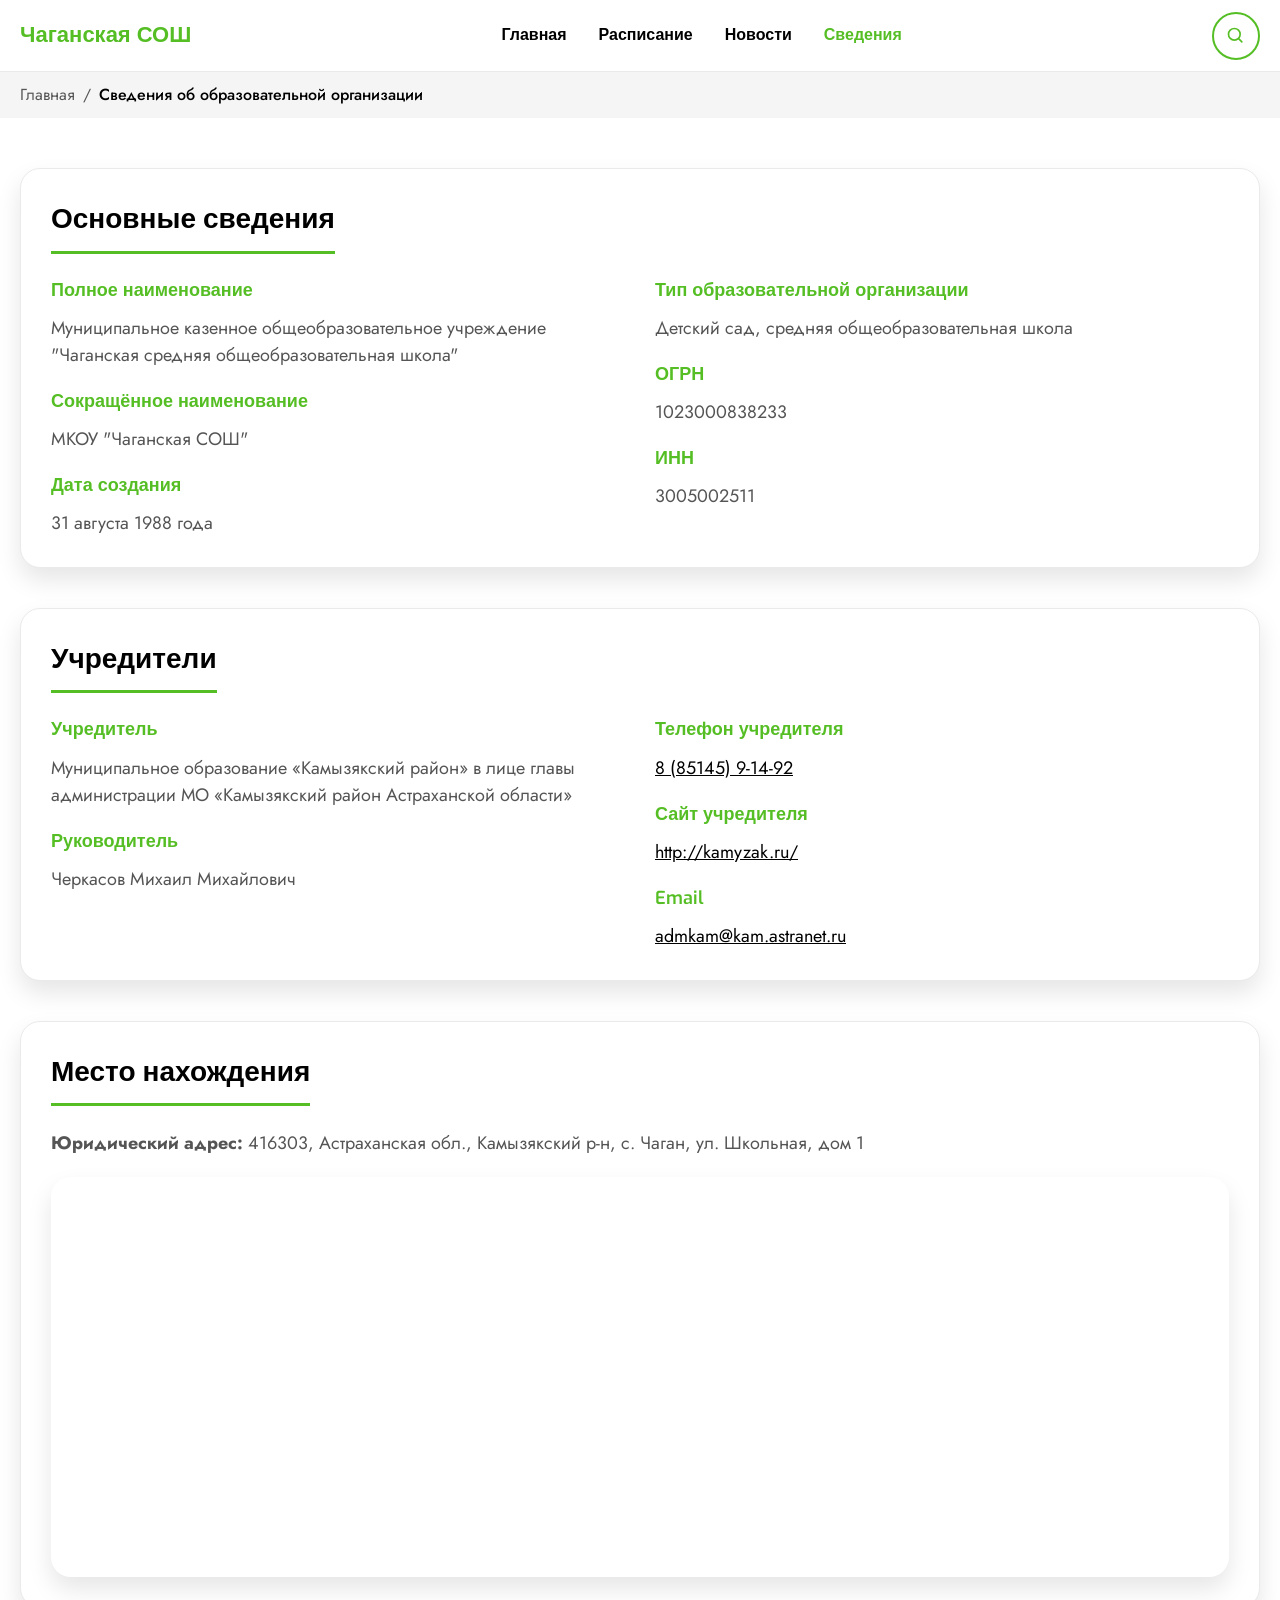
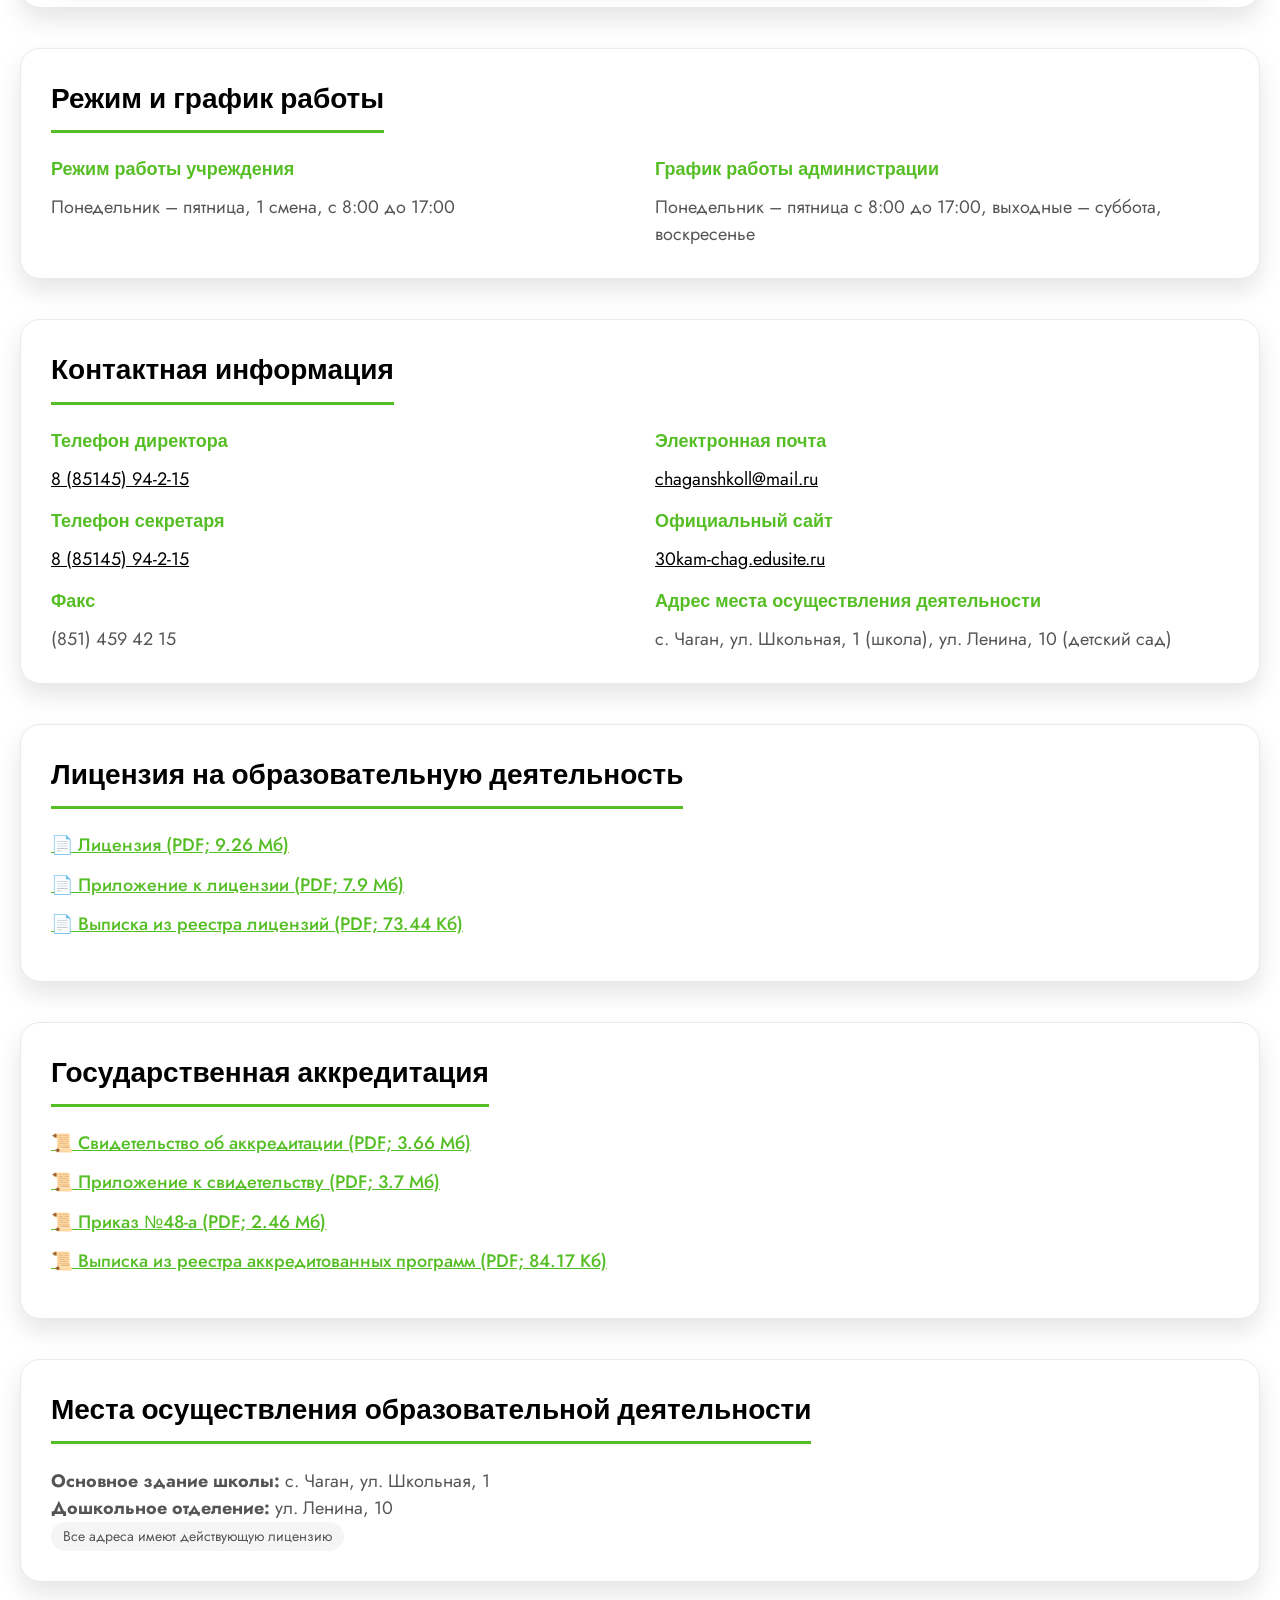
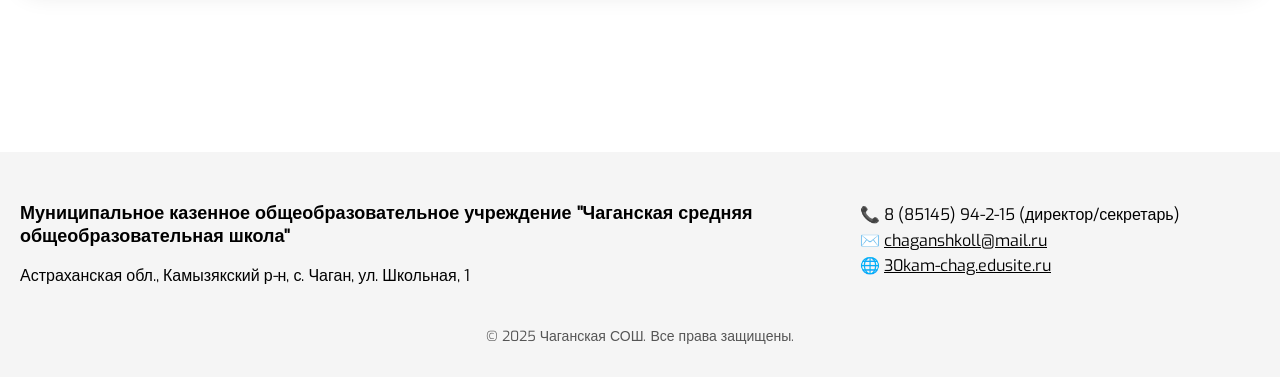
<file: sveden.html>
<!DOCTYPE html>
<html lang="ru">
<head>
  <meta charset="UTF-8">
  <meta name="viewport" content="width=device-width, initial-scale=1.0, user-scalable=yes">
  <title>Чаганская СОШ — Сведения об организации</title>
  <link href="https://fonts.googleapis.com/css2?family=Exo:wght@500;600;700&family=Jost:wght@400;500;600;700&display=swap" rel="stylesheet">
  <link rel="stylesheet" href="styles.css">
  <!-- Подключение Яндекс.Карт (без завершающего слеша) -->
  <script src="https://api-maps.yandex.ru/2.1/?apikey=ваш_ключ&lang=ru_RU" type="text/javascript"></script>
  <style>
    .content-block { padding: 50px 0 70px; }
    .section-card { background: var(--White); border-radius: var(--br-20); box-shadow: var(--Shadow-XL); padding: 30px; margin-bottom: 40px; border: 1px solid var(--Light-grey); }
    .section-title { font-size: var(--fs-28); font-weight: 700; margin-bottom: 24px; padding-bottom: 12px; border-bottom: 3px solid var(--Green); display: inline-block; }
    .info-grid { display: flex; flex-wrap: wrap; gap: 30px; }
    .info-col { flex: 1; min-width: 250px; }
    .info-label { font-weight: 600; font-size: var(--fs-18); margin-bottom: 12px; color: var(--Green); }
    .info-text { font-size: var(--fs-18); line-height: 1.5; color: var(--Dark-gray); font-family: 'Jost', sans-serif; }
    .info-text a { color: var(--Black); text-decoration: underline; }
    .map-placeholder { margin-top: 20px; border-radius: 20px; overflow: hidden; box-shadow: var(--Shadow-XL); }
    #map { width: 100%; height: 400px; }
    .docs-list { list-style: none; padding: 0; }
    .docs-list li { margin-bottom: 14px; font-size: var(--fs-18); font-family: 'Jost', sans-serif; }
    .docs-list a { text-decoration: underline; color: var(--Green); font-weight: 500; }
    .docs-list a:hover { color: var(--Black); }
    .badge { background: var(--White-grey); padding: 4px 12px; border-radius: 30px; font-size: 14px; color: var(--Dark-gray); display: inline-block; }
    @media (max-width: 1024px) { .info-grid { flex-direction: column; gap: 20px; } }
    @media (max-width: 768px) { .section-title { font-size: 24px; } .section-card { padding: 20px; } #map { height: 300px; } }
  </style>
</head>
<body>
  <header class="header">
    <div class="header-inner">
      <div class="logo-text" style="font-size: 22px; font-weight: 700; color: #55be24;">Чаганская СОШ</div>
      <div class="nav-menu">
        <a href="index.html" class="nav-item">Главная</a>
        <a href="schedule.html" class="nav-item">Расписание</a>
        <a href="news.html" class="nav-item">Новости</a>
        <a href="sveden.html" class="nav-item">Сведения</a>
      </div>
      <button class="search-btn" aria-label="Поиск">
        <svg width="20" height="20" viewBox="0 0 24 24" fill="none" xmlns="http://www.w3.org/2000/svg">
          <path d="M15.5 15.5L19 19M17 10C17 13.866 13.866 17 10 17C6.13401 17 3 13.866 3 10C3 6.13401 6.13401 3 10 3C13.866 3 17 6.13401 17 10Z" stroke="#55be24" stroke-width="2" stroke-linecap="round"/>
        </svg>
      </button>
    </div>
  </header>

  <div class="breadcrumb">
    <div class="breadcrumb-inner"><span>Главная</span><span>/</span><span class="breadcrumb-current">Сведения об образовательной организации</span></div>
  </div>

  <main class="content-block">
    <div class="container">
      <div class="section-card"><h1 class="section-title">Основные сведения</h1><div class="info-grid"><div class="info-col"><div class="info-label">Полное наименование</div><div class="info-text">Муниципальное казенное общеобразовательное учреждение "Чаганская средняя общеобразовательная школа"</div><div class="info-label" style="margin-top:20px;">Сокращённое наименование</div><div class="info-text">МКОУ "Чаганская СОШ"</div><div class="info-label" style="margin-top:20px;">Дата создания</div><div class="info-text">31 августа 1988 года</div></div><div class="info-col"><div class="info-label">Тип образовательной организации</div><div class="info-text">Детский сад, средняя общеобразовательная школа</div><div class="info-label" style="margin-top:20px;">ОГРН</div><div class="info-text">1023000838233</div><div class="info-label" style="margin-top:20px;">ИНН</div><div class="info-text">3005002511</div></div></div></div>

      <div class="section-card"><h2 class="section-title">Учредители</h2><div class="info-grid"><div class="info-col"><div class="info-label">Учредитель</div><div class="info-text">Муниципальное образование «Камызякский район» в лице главы администрации МО «Камызякский район Астраханской области»</div><div class="info-label" style="margin-top:20px;">Руководитель</div><div class="info-text">Черкасов Михаил Михайлович</div></div><div class="info-col"><div class="info-label">Телефон учредителя</div><div class="info-text"><a href="tel:88514591492">8 (85145) 9-14-92</a></div><div class="info-label" style="margin-top:20px;">Сайт учредителя</div><div class="info-text"><a href="http://kamyzak.ru/" target="_blank">http://kamyzak.ru/</a></div><div class="info-label" style="margin-top:20px;">Email</div><div class="info-text"><a href="mailto:admkam@kam.astranet.ru">admkam@kam.astranet.ru</a></div></div></div></div>

      <div class="section-card"><h2 class="section-title">Место нахождения</h2><div class="info-text" style="margin-bottom:20px;"><strong>Юридический адрес:</strong> 416303, Астраханская обл., Камызякский р-н, с. Чаган, ул. Школьная, дом 1</div>
        <div class="map-placeholder"><div id="map"></div></div>
      </div>

      <div class="section-card"><h2 class="section-title">Режим и график работы</h2><div class="info-grid"><div class="info-col"><div class="info-label">Режим работы учреждения</div><div class="info-text">Понедельник – пятница, 1 смена, с 8:00 до 17:00</div></div><div class="info-col"><div class="info-label">График работы администрации</div><div class="info-text">Понедельник – пятница с 8:00 до 17:00, выходные – суббота, воскресенье</div></div></div></div>

      <div class="section-card"><h2 class="section-title">Контактная информация</h2><div class="info-grid"><div class="info-col"><div class="info-label">Телефон директора</div><div class="info-text"><a href="tel:8(85145)94-2-15">8 (85145) 94-2-15</a></div><div class="info-label" style="margin-top:16px;">Телефон секретаря</div><div class="info-text"><a href="tel:8(85145)94-2-15">8 (85145) 94-2-15</a></div><div class="info-label" style="margin-top:16px;">Факс</div><div class="info-text">(851) 459 42 15</div></div><div class="info-col"><div class="info-label">Электронная почта</div><div class="info-text"><a href="mailto:chaganshkoll@mail.ru">chaganshkoll@mail.ru</a></div><div class="info-label" style="margin-top:16px;">Официальный сайт</div><div class="info-text"><a href="https://30kam-chag.edusite.ru/" target="_blank">30kam-chag.edusite.ru</a></div><div class="info-label" style="margin-top:16px;">Адрес места осуществления деятельности</div><div class="info-text">с. Чаган, ул. Школьная, 1 (школа), ул. Ленина, 10 (детский сад)</div></div></div></div>

      <div class="section-card"><h2 class="section-title">Лицензия на образовательную деятельность</h2><ul class="docs-list"><li><a href="https://30kam-chag.edusite.ru/sveden/files/6b2850d6-cfb4-4e4c-82b3-de5d2133da24.pdf" target="_blank">📄 Лицензия (PDF; 9.26 Мб)</a></li><li><a href="https://30kam-chag.edusite.ru/sveden/files/8caaf668-7a3d-4bff-8da4-8ddc3ec7fb23.pdf" target="_blank">📄 Приложение к лицензии (PDF; 7.9 Мб)</a></li><li><a href="https://30kam-chag.edusite.ru/sveden/files/505232eebe2483cc75971dfd022f645a.pdf" target="_blank">📄 Выписка из реестра лицензий (PDF; 73.44 Кб)</a></li></ul></div>

      <div class="section-card"><h2 class="section-title">Государственная аккредитация</h2><ul class="docs-list"><li><a href="https://30kam-chag.edusite.ru/sveden/files/4c52a0264599fd193db473893f8269e6.pdf" target="_blank">📜 Свидетельство об аккредитации (PDF; 3.66 Мб)</a></li><li><a href="https://30kam-chag.edusite.ru/sveden/files/196ade36b3d12de52676b8d83bd7acfc.pdf" target="_blank">📜 Приложение к свидетельству (PDF; 3.7 Мб)</a></li><li><a href="https://30kam-chag.edusite.ru/sveden/files/5669692df7c30ed9b3b17bad7a9216fb_1.pdf" target="_blank">📜 Приказ №48-а (PDF; 2.46 Мб)</a></li><li><a href="https://30kam-chag.edusite.ru/sveden/files/c5e57f833b15281f1e70cf03a9aa6e8a.pdf" target="_blank">📜 Выписка из реестра аккредитованных программ (PDF; 84.17 Кб)</a></li></ul></div>

      <div class="section-card"><h2 class="section-title">Места осуществления образовательной деятельности</h2><div class="info-text"><p><strong>Основное здание школы:</strong> с. Чаган, ул. Школьная, 1</p><p><strong>Дошкольное отделение:</strong> ул. Ленина, 10</p><p class="badge">Все адреса имеют действующую лицензию</p></div></div>
    </div>
  </main>

  <footer class="footer">
    <div class="container footer-inner">
      <div class="footer-about"><p>Муниципальное казенное общеобразовательное учреждение "Чаганская средняя общеобразовательная школа"</p><div>Астраханская обл., Камызякский р-н, с. Чаган, ул. Школьная, 1</div></div>
      <div class="footer-contacts"><div>📞 8 (85145) 94-2-15 (директор/секретарь)</div><div>✉️ <a href="mailto:chaganshkoll@mail.ru">chaganshkoll@mail.ru</a></div><div>🌐 <a href="https://30kam-chag.edusite.ru/" target="_blank">30kam-chag.edusite.ru</a></div></div>
    </div>
    <div class="copyright">© 2025 Чаганская СОШ. Все права защищены.</div>
  </footer>

  <script>
    ymaps.ready(init);
    function init() {
      var map = new ymaps.Map("map", {
        center: [46.175043, 47.972713],
        zoom: 16,
        controls: ['zoomControl', 'fullscreenControl']
      });
      var placemark = new ymaps.Placemark([46.175043, 47.972713], {
        balloonContent: '<strong>МКОУ "Чаганская СОШ"</strong><br>Астраханская обл., Камызякский р-н, с. Чаган, ул. Школьная, 1'
      }, {
        preset: 'islands#greenIcon'
      });
      map.geoObjects.add(placemark);
    }
  </script>
  <script src="script.js"></script>
</body>
</html>
</file>
<file: styles.css>
/* ===== RESET & VARIABLES ===== */
* {
  margin: 0;
  padding: 0;
  box-sizing: border-box;
}

body {
  background-color: #fff;
  font-family: 'Exo', Arial, sans-serif;
  line-height: 1.4;
  color: #000;
}

:root {
  --Black: #000;
  --Dark-gray: #555;
  --Green: #55be24;
  --Grey: #9d9d9d;
  --Light-grey: #eaeaea;
  --White: #fff;
  --White-grey: #f5f5f5;
  --System-Grey-Mid: #73738c;

  --gap-4: 4px;
  --gap-8: 8px;
  --gap-12: 12px;
  --gap-16: 16px;
  --gap-20: 20px;
  --gap-24: 24px;
  --gap-30: 30px;

  --padding-10: 10px;
  --padding-20: 20px;
  --padding-24: 24px;

  --br-12: 12px;
  --br-16: 16px;
  --br-20: 20px;
  --br-24: 24px;
  --br-50: 50%;

  --fs-16: 16px;
  --fs-18: 18px;
  --fs-20: 20px;
  --fs-24: 24px;
  --fs-28: 28px;
  --fs-32: 32px;

  --Shadow-XL: 0 12px 24px rgba(0, 0, 0, 0.1);
  --height-48: 48px;
  --height-72: 72px;
  --width-48: 48px;
}

.container {
  max-width: 1290px;
  margin: 0 auto;
  padding: 0 20px;
  width: 100%;
}

img {
  max-width: 100%;
  display: block;
}

button {
  background: none;
  border: none;
  cursor: pointer;
  font-family: inherit;
}

a {
  text-decoration: none;
  color: inherit;
}

/* ===== HEADER ===== */
.header {
  background: var(--White);
  border-bottom: 1px solid var(--Light-grey);
  min-height: var(--height-72);
  display: flex;
  align-items: center;
  justify-content: center;
}

.header-inner {
  width: 100%;
  max-width: 1290px;
  display: flex;
  align-items: center;
  justify-content: space-between;
  padding: 0 20px;
  flex-wrap: wrap;
}

.nav-menu {
  display: flex;
  gap: 32px;
}

.nav-item {
  font-size: var(--fs-16);
  font-weight: 600;
  cursor: pointer;
  transition: color 0.2s;
  padding: 8px 0;
  display: inline-block;
}

.nav-item:hover,
.nav-item.active {
  color: var(--Green);
}

.search-btn {
  width: var(--width-48);
  min-width: 44px;
  height: var(--height-48);
  border-radius: var(--br-24);
  border: 2px solid var(--Green);
  background: transparent;
  display: flex;
  align-items: center;
  justify-content: center;
}

/* ===== BREADCRUMB ===== */
.breadcrumb {
  background: var(--White-grey);
  padding: 12px 20px;
}

.breadcrumb-inner {
  max-width: 1290px;
  margin: 0 auto;
  display: flex;
  align-items: center;
  gap: 8px;
  font-size: var(--fs-16);
  font-family: 'Jost', sans-serif;
  color: var(--Dark-gray);
}

.breadcrumb-current {
  color: var(--Black);
  font-weight: 500;
}

/* ===== FOOTER ===== */
.footer {
  background: var(--White-grey);
  padding: 50px 0 30px;
  margin-top: 60px;
}

.footer-inner {
  display: flex;
  flex-wrap: wrap;
  justify-content: space-between;
  gap: 40px;
}

.footer-about {
  flex: 2;
}

.footer-about p {
  font-size: 18px;
  font-weight: 600;
  margin-bottom: 16px;
  line-height: 1.3;
}

.footer-contacts {
  flex: 1;
  font-size: 16px;
  line-height: 1.6;
}

.footer-contacts a {
  text-decoration: underline;
}

.copyright {
  text-align: center;
  margin-top: 40px;
  font-size: 14px;
  color: var(--Dark-gray);
}

/* ===== COMMON BUTTON ===== */
.green-btn {
  background: var(--Green);
  border-radius: var(--br-24);
  padding: 12px 28px;
  color: white;
  font-weight: 600;
  font-size: 16px;
  border: none;
  transition: 0.2s;
  cursor: pointer;
  display: inline-block;
  text-align: center;
}

.green-btn:hover {
  background: #3d8a1a;
}

/* ===== HERO SECTION (исправленная, без дублей) ===== */
.hero {
  position: relative;
  width: 100%;
  max-width: 1920px;
  margin: 0 auto;
  background: #eef4e9;
}

.hero-bg {
  width: 100%;
  height: auto;
  display: block;
}

.hero-content {
  position: absolute;
  top: 50%;
  left: 8%;
  transform: translateY(-50%);
  max-width: 560px;
  background: rgba(255, 255, 255, 0.85);
  backdrop-filter: blur(3px);
  padding: 32px 28px;
  border-radius: 28px;
}

.hero-img {
  width: 45%;
  max-width: 640px;
  position: absolute;
  right: 4%;
  bottom: 10%;
  border-radius: 32px;
  object-fit: cover;
  box-shadow: 0 20px 35px rgba(0, 0, 0, 0.1);
}

/* ===== RESPONSIVE CORE ===== */
@media (max-width: 1024px) {
  .header-inner {
    gap: 12px;
  }
  .nav-menu {
    order: 3;
    width: 100%;
    justify-content: center;
    gap: 20px;
    flex-wrap: wrap;
    margin-top: 8px;
  }
  .footer-inner {
    flex-direction: column;
  }

  /* Hero на планшетах – отключаем абсолютное позиционирование */
  .hero {
    display: flex;
    flex-direction: column;
  }
  .hero-bg {
    order: 1;
  }
  .hero-overlay {
    order: 2;
    display: flex;
    flex-direction: column;
    align-items: center;
    padding: 20px;
    gap: 20px;
  }
  .hero-content {
    position: relative;
    transform: none;
    left: auto;
    top: auto;
    width: 100%;
    max-width: 100%;
    margin: 0;
    padding: 20px;
    background: rgba(255, 255, 255, 0.9);
  }
  .hero-img {
    position: relative;
    width: 100%;
    max-width: 400px;
    right: auto;
    bottom: auto;
    margin: 0 auto;
  }
}

@media (max-width: 768px) {
  :root {
    --fs-32: 28px;
    --fs-28: 24px;
    --fs-24: 20px;
    --fs-20: 18px;
    --fs-18: 16px;
  }

  .container {
    padding: 0 16px;
  }

  .header-inner {
    padding: 8px 16px;
  }

  .nav-menu {
    gap: 16px;
  }

  .nav-item {
    font-size: 14px;
    padding: 6px 0;
  }

  .search-btn {
    width: 40px;
    height: 40px;
  }

  .hero-bg {
    display: none; /* на телефонах фоновую картинку скрываем, чтобы не мешала */
  }

  .green-btn {
    padding: 10px 20px;
    font-size: 14px;
  }

  .footer {
    margin-top: 40px;
    padding: 30px 0 20px;
  }

  .footer-about p {
    font-size: 16px;
  }

  .footer-contacts {
    font-size: 14px;
  }

  .breadcrumb-inner {
    font-size: 14px;
  }

  /* Специфичные для страницы новостей */
  .news-header {
    flex-direction: column;
    align-items: stretch;
  }
  .search-filter input {
    width: 100%;
  }
  .news-grid {
    grid-template-columns: 1fr;
  }
  .sidebar {
    order: 2;
  }
  .category-list {
    justify-content: center;
  }

  /* Расписание */
  .class-dropdown {
    font-size: 18px;
    padding: 10px 20px;
    width: 100%;
    max-width: 280px;
  }
  .schedule-table th,
  .schedule-table td {
    padding: 10px 8px;
    font-size: 14px;
  }
  .schedule-table td:first-child {
    width: 90px;
  }
  .lesson-time {
    font-size: 12px;
  }

  /* Карта */
  #map {
    height: 300px;
  }

  /* Галерея */
  .gallery-item {
    width: 260px;
  }
  .gallery-item img {
    height: 180px;
  }
  .arrow-btn {
    width: 40px;
    height: 40px;
    font-size: 22px;
  }
  .dot {
    width: 10px;
    height: 10px;
  }
  .dot.active {
    width: 24px;
  }
}

@media (max-width: 480px) {
  .hero-title {
    font-size: 1.4rem;
  }
  .hero-content {
    padding: 16px;
  }
  .hero-text {
    font-size: 14px;
  }
  .nav-menu {
    gap: 12px;
  }
  .nav-item {
    font-size: 13px;
  }
  .gallery-item {
    width: 220px;
  }
  .arrow-btn {
    width: 36px;
    height: 36px;
    font-size: 20px;
  }
  .info-card li {
    font-size: 16px;
  }
}

/* Улучшение таргетинга для сенсорных экранов */
button,
a,
.nav-item,
.green-btn,
.arrow-btn,
.dot,
.page-btn,
.category-chip {
  touch-action: manipulation;
}

/* Поддержка горизонтальной прокрутки для таблиц и галереи */
.schedule-table-container,
.gallery-track {
  -webkit-overflow-scrolling: touch;
}
</file>
